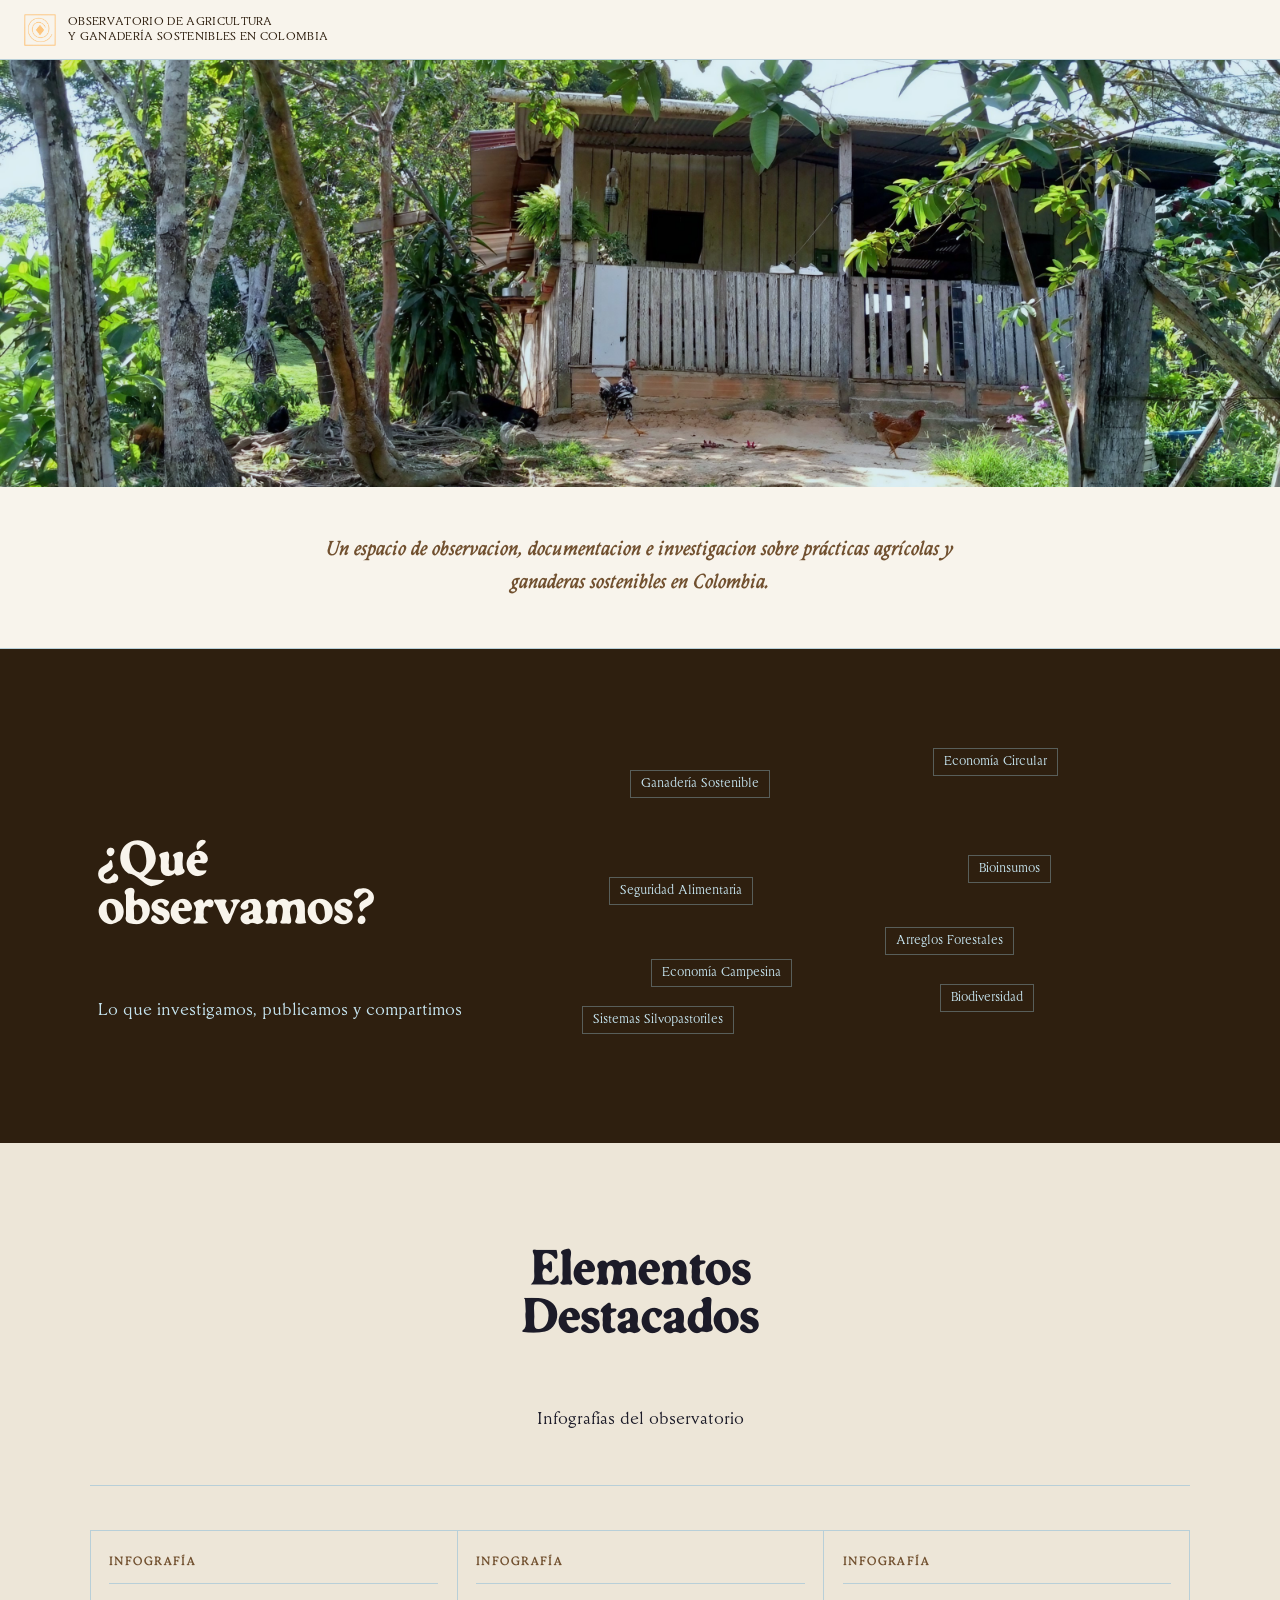
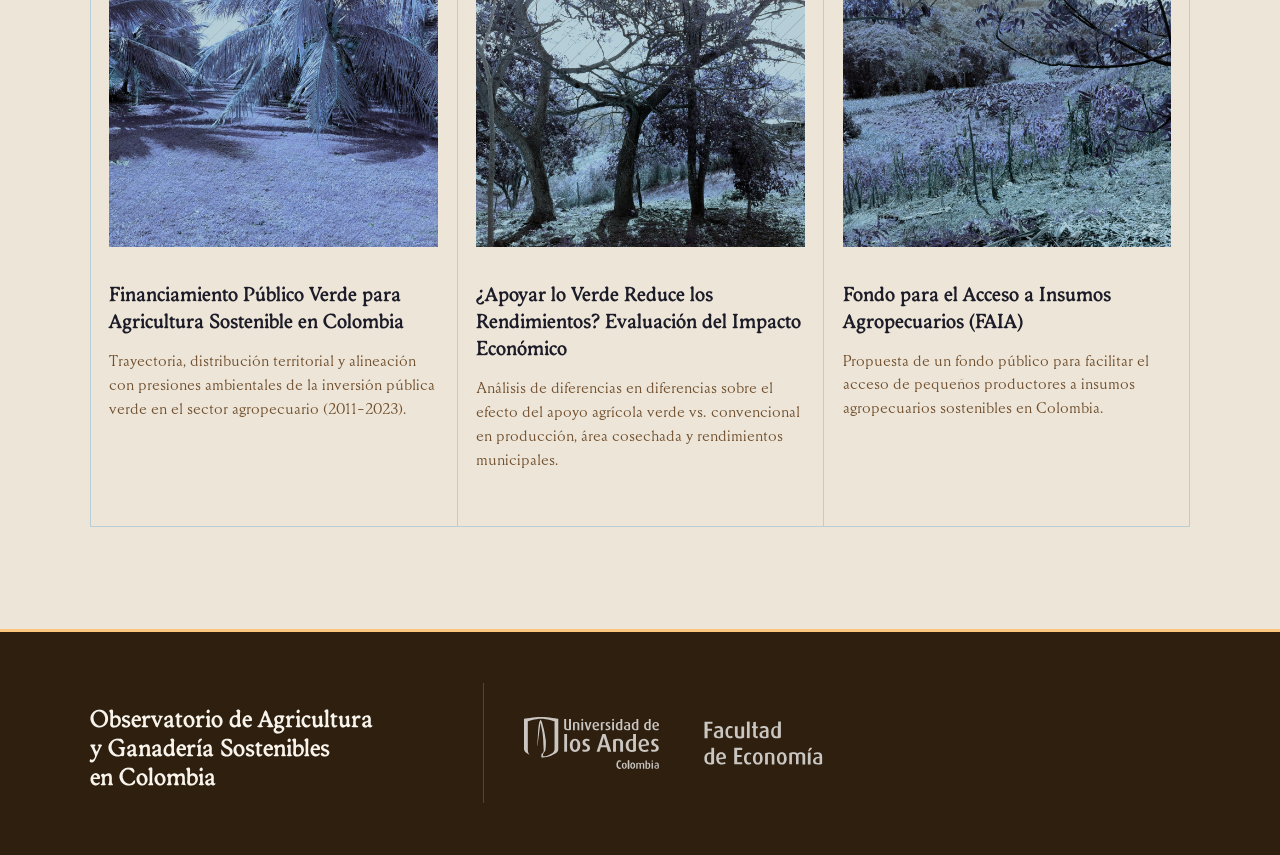
<file: index.html>
<!DOCTYPE html>
<html lang="es">

<head>
    <meta charset="UTF-8"/>
    <meta name="description" content="Observatorio de Agricultura y Ganadería Sostenibles en Colombia">
    <meta name="author" content="Observatorio de Agricultura y Ganadería Sostenibles en Colombia">
    <title>Observatorio de Agricultura y Ganadería Sostenibles en Colombia</title>

    <link rel="icon" href="agroeconomia-iconos/logo.svg" type="image/svg+xml">

    <link rel="stylesheet" href="tipografia.css">
    <link rel="stylesheet" href="style.css">
    <link rel="stylesheet" href="contenidos.css">
    <link rel="stylesheet" href="transicion.css">
    <script src="transicion.js"></script>
</head>

<body>

    <!-- ══════════════════════════════════════
         NAV
    ══════════════════════════════════════ -->
    <nav id="nav">
        <a href="/" id="logo-nav">
            <div class="logo-marca"><img src="agroeconomia-iconos/logo.svg" alt="Logo del observatorio"></div>
            <span class="logo-texto">Observatorio de Agricultura<br>y Ganadería Sostenibles en Colombia</span>
        </a>
    </nav>

    <main>

        <!-- ══════════════════════════════════════
             BANNER
        ══════════════════════════════════════ -->
        <section id="banner">
            <div id="banner-imagen">
                <img src="agroeconomia-iconos/portada.jpg" alt="Imagen de portada" id="banner-portada">
            </div>
            <div id="banner-intro">
                <p id="banner-texto">
                    Un espacio de observacion, documentacion e investigacion sobre prácticas agrícolas y ganaderas sostenibles en Colombia.
                </p>
            </div>
        </section>


        <!-- ══════════════════════════════════════
             01 · QUÉ SOMOS
        ══════════════════════════════════════ -->
        <section id="que-somos">

            <div id="qs-intro">
                <div id="qs-header">
                    <div class="seccion-cabecera">
                        <h2 class="seccion-titulo">¿Qué observamos?</h2>
                        <p class="seccion-desc">Lo que investigamos, publicamos y compartimos</p>
                    </div>
                </div>

                <!-- Nube de temas flotantes -->
                <div id="qs-nube">
                    <span class="tema" style="--delay:0s;   --x:20%; --y:10%;">Ganadería Sostenible</span>
                    <span class="tema" style="--delay:1.3s; --x:64%; --y:3%;">Economía Circular</span>
                    <span class="tema" style="--delay:0.7s; --x:69%; --y:37%;">Bioinsumos</span>
                    <span class="tema" style="--delay:0.2s; --x:17%; --y:44%;">Seguridad Alimentaria</span>
                    <span class="tema" style="--delay:1.8s; --x:57%; --y:60%;">Arreglos Forestales</span>
                    <span class="tema" style="--delay:2.3s; --x:23%; --y:70%;">Economía Campesina</span>
                    <span class="tema" style="--delay:0.9s; --x:65%; --y:78%;">Biodiversidad</span>
                    <span class="tema" style="--delay:1.5s; --x:13%; --y:85%;">Sistemas Silvopastoriles</span>
                </div>
            </div>

        </section>


        <!-- ══════════════════════════════════════
             ELEMENTOS DESTACADOS
        ══════════════════════════════════════ -->
        <section id="elementos-destacados">

            <div class="seccion-cabecera">
                <h2 class="seccion-titulo">Elementos<br>Destacados</h2>
                <p class="seccion-desc">Infografías del observatorio</p>
            </div>

            <div id="destacados-grid">

                <a href="infografia1/" class="destacado">
                    <span class="destacado-categoria">Infografía</span>
                    <div class="item-imagen imagen-landscape">
                        <img src="infografias/ARD674_R41_M1_NIM_902_20260204_141413.jpg" alt="Financiamiento Público Verde para Agricultura Sostenible en Colombia">
                    </div>
                    <div>
                        <p class="destacado-titulo">Financiamiento Público Verde para Agricultura Sostenible en Colombia</p>
                        <p class="destacado-desc">Trayectoria, distribución territorial y alineación con presiones ambientales de la inversión pública verde en el sector agropecuario (2011–2023).</p>
                    </div>
                </a>

                <a href="infografia2/" class="destacado">
                    <span class="destacado-categoria">Infografía</span>
                    <div class="item-imagen imagen-landscape">
                        <img src="infografias/ARD674_R41_M1_NIM_2413_20260210_094723.jpg" alt="Evaluación del Impacto Económico del Apoyo Verde vs. Convencional">
                    </div>
                    <div>
                        <p class="destacado-titulo">¿Apoyar lo Verde Reduce los Rendimientos? Evaluación del Impacto Económico</p>
                        <p class="destacado-desc">Análisis de diferencias en diferencias sobre el efecto del apoyo agrícola verde vs. convencional en producción, área cosechada y rendimientos municipales.</p>
                    </div>
                </a>

                <a href="infografia3/" class="destacado">
                    <span class="destacado-categoria">Infografía</span>
                    <div class="item-imagen imagen-landscape">
                        <img src="infografias/ARD674_R41_M1_NIM_2408_20260212_102640.jpg" alt="Fondo para el Acceso a Insumos Agropecuarios FAIA">
                    </div>
                    <div>
                        <p class="destacado-titulo">Fondo para el Acceso a Insumos Agropecuarios (FAIA)</p>
                        <p class="destacado-desc">Propuesta de un fondo público para facilitar el acceso de pequeños productores a insumos agropecuarios sostenibles en Colombia.</p>
                    </div>
                </a>

            </div>

        </section>

    </main>


    <!-- ══════════════════════════════════════
         FOOTER
    ══════════════════════════════════════ -->
    <footer id="pie">
        <div class="pie-col">
            <p class="pie-nombre">Observatorio de Agricultura<br>y Ganadería Sostenibles<br>en Colombia</p>
        </div>
        <div class="pie-col pie-logos-col">
            <div class="pie-logos">
                <img src="agroeconomia-iconos/logo-uniandes.svg" alt="Universidad de los Andes" class="pie-logo">
                <img src="agroeconomia-iconos/logo-facultad-economia.svg" alt="Facultad de Economía — Universidad de los Andes" class="pie-logo">
            </div>
        </div>
    </footer>

    <div id="transition-overlay">
        <p class="transicion-logo">Observatorio de Agricultura y Ganadería Sostenibles en Colombia</p>
        <div class="transicion-barra-contenedor">
            <div class="transicion-barra"></div>
        </div>
    </div>

</body>

</html>
</file>
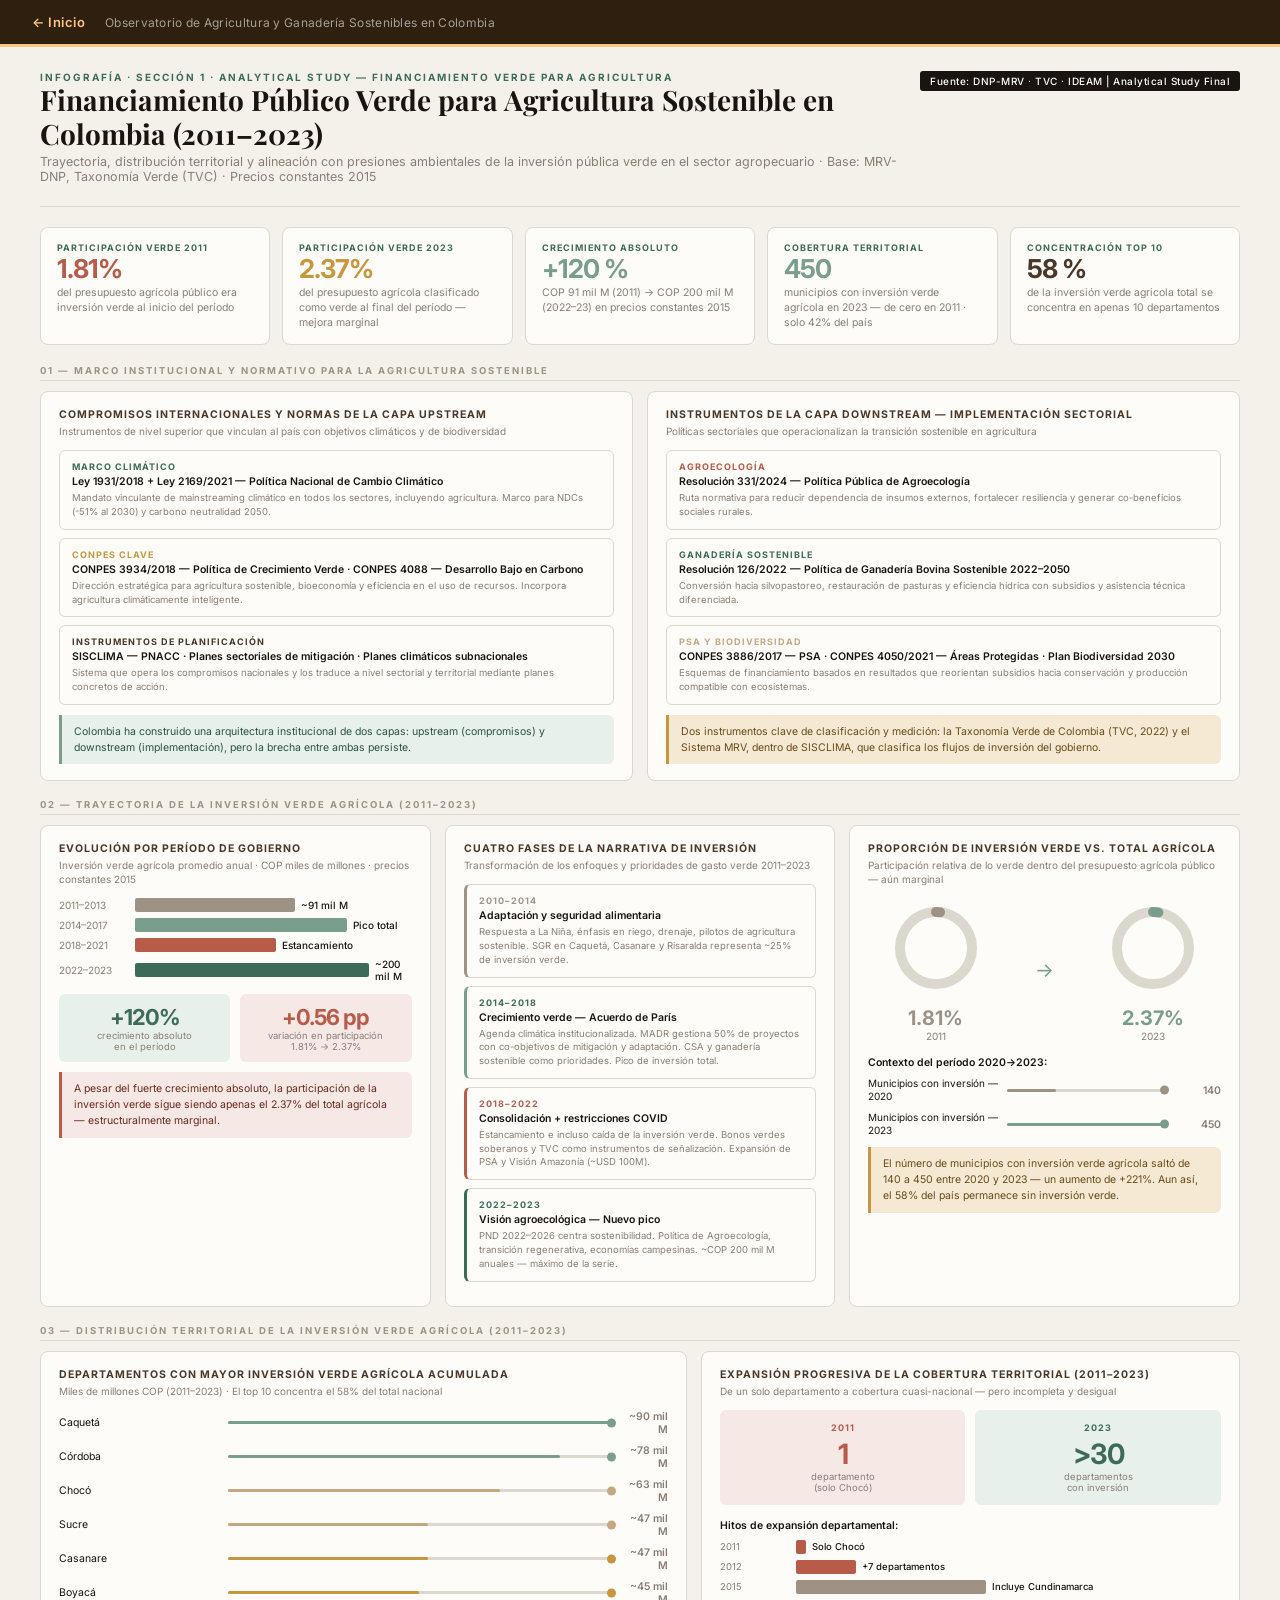
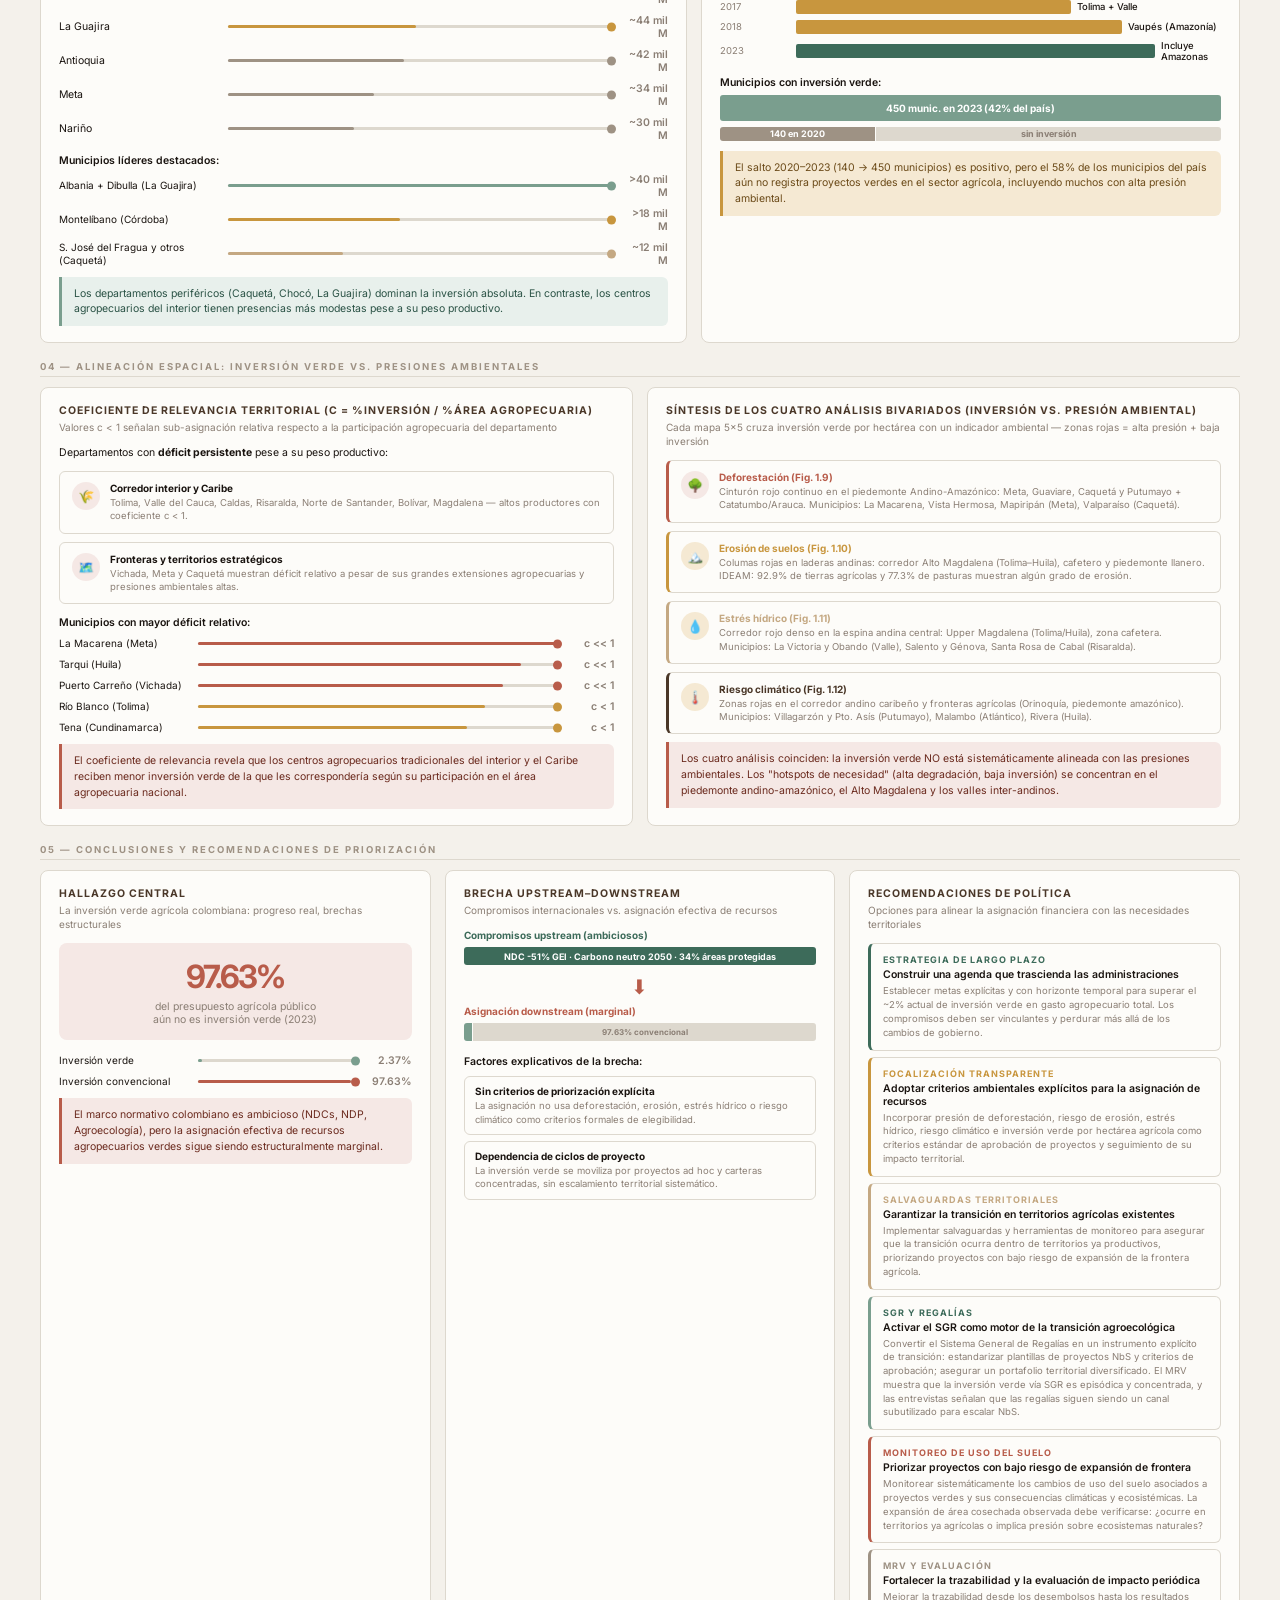
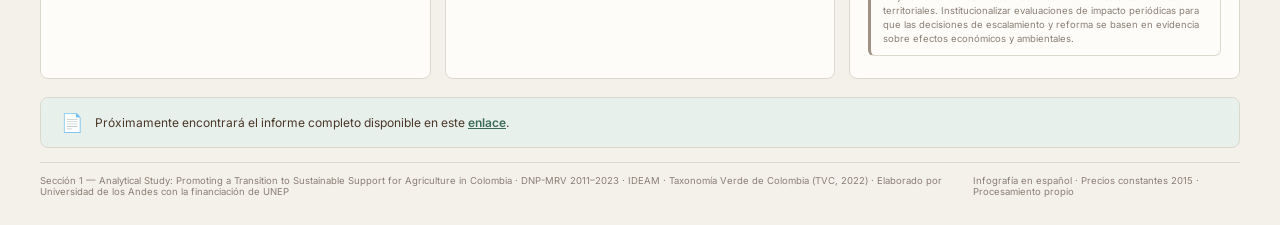
<file: infografia1/index.html>
<!DOCTYPE html>
<html lang="es">
<head>
<meta charset="UTF-8">
<meta name="viewport" content="width=device-width, initial-scale=1.0">
<title>Sección 1 — Financiamiento Verde para Agricultura Sostenible en Colombia</title>
<style>
  @import url('https://fonts.googleapis.com/css2?family=Inter:wght@300;400;500;600;700&family=Playfair+Display:wght@700&display=swap');

  :root {
    --cream:    #F4F1EB;
    --white:    #FDFCF9;
    --dark:     #1A1410;
    --brown:    #4A3728;
    --amber:    #C8963E;
    --amber-lt: #F5E9D3;
    --sage:     #7A9E8E;
    --sage-lt:  #E8F0EC;
    --sage-dk:  #3D6B5A;
    --coral:    #B85C4A;
    --coral-lt: #F5E8E5;
    --stone:    #9E9284;
    --muted:    #8A7E74;
    --border:   #DDD8CE;
    --tan:      #C4A882;
  }

  * { box-sizing: border-box; margin: 0; padding: 0; }
  body {
    font-family: 'Inter', sans-serif;
    background: var(--cream);
    color: var(--dark);
    width: 100%;
    overflow-x: hidden;
  }

  .top-bar { display: flex; justify-content: space-between; align-items: flex-start; margin-bottom: 6px; }
  .badge-inf { font-size: 10px; font-weight: 700; letter-spacing: 2px; color: var(--sage-dk); text-transform: uppercase; }
  .source-badge { background: var(--dark); color: #fff; font-size: 10px; padding: 4px 10px; border-radius: 3px; font-weight: 500; letter-spacing: 0.5px; white-space: nowrap; }
  h1 { font-family: 'Playfair Display', Georgia, serif; font-size: 28px; font-weight: 700; color: var(--dark); line-height: 1.2; margin-bottom: 4px; }
  .subtitle { font-size: 12.5px; color: var(--muted); font-weight: 400; margin-bottom: 16px; }
  .divider { border: none; border-top: 1px solid var(--border); margin-bottom: 20px; }

  /* KPIs */
  .kpi-row { display: grid; grid-template-columns: repeat(5, 1fr); gap: 12px; margin-bottom: 20px; }
  .kpi { background: var(--white); border: 1px solid var(--border); border-radius: 8px; padding: 14px 16px; }
  .kpi .num { font-size: 26px; font-weight: 700; color: var(--sage); letter-spacing: -1px; line-height: 1; }
  .kpi .num.amber { color: var(--amber); }
  .kpi .num.coral { color: var(--coral); }
  .kpi .num.brown { color: var(--brown); }
  .kpi .lbl  { font-size: 10.5px; color: var(--muted); margin-top: 4px; line-height: 1.4; }
  .kpi .tag  { font-size: 9px; font-weight: 700; letter-spacing: 1px; text-transform: uppercase; color: var(--sage-dk); margin-bottom: 3px; }

  /* Grids */
  .grid-4 { display: grid; grid-template-columns: repeat(4, 1fr); gap: 14px; margin-bottom: 18px; }
  .grid-3 { display: grid; grid-template-columns: 1.1fr 1fr 0.9fr; gap: 14px; margin-bottom: 18px; }
  .grid-3b { display: grid; grid-template-columns: 1fr 1fr 1fr; gap: 14px; margin-bottom: 18px; }
  .grid-2 { display: grid; grid-template-columns: 1.2fr 1fr; gap: 14px; margin-bottom: 18px; }
  .grid-2e { display: grid; grid-template-columns: 1fr 1fr; gap: 14px; margin-bottom: 18px; }
  .span2  { grid-column: span 2; }

  /* Card */
  .card { background: var(--white); border: 1px solid var(--border); border-radius: 8px; padding: 16px 18px; }
  .card-title { font-size: 10.5px; font-weight: 700; color: var(--brown); text-transform: uppercase; letter-spacing: 1px; margin-bottom: 3px; }
  .card-sub   { font-size: 10px; color: var(--muted); margin-bottom: 12px; line-height: 1.4; }

  /* Lollipop */
  .ll-row  { display: flex; align-items: center; gap: 9px; margin-bottom: 8px; }
  .ll-lbl  { font-size: 10.5px; color: var(--dark); width: 160px; flex-shrink: 0; line-height: 1.3; }
  .ll-lbl.sm { width: 100px; }
  .ll-lbl.md { width: 130px; }
  .ll-lbl.lg { width: 200px; }
  .ll-trk  { flex: 1; height: 3px; background: var(--border); border-radius: 2px; position: relative; }
  .ll-bar  { height: 100%; border-radius: 2px; background: var(--sage); }
  .ll-bar.amber { background: var(--amber); }
  .ll-bar.coral { background: var(--coral); }
  .ll-bar.brown { background: var(--brown); }
  .ll-bar.tan   { background: var(--tan); }
  .ll-bar.stone { background: var(--stone); }
  .ll-dot  { position: absolute; right:-5px; top:50%; transform:translateY(-50%); width:9px; height:9px; border-radius:50%; background:var(--sage); }
  .ll-dot.amber { background:var(--amber); }
  .ll-dot.coral { background:var(--coral); }
  .ll-dot.brown { background:var(--brown); }
  .ll-dot.tan   { background:var(--tan); }
  .ll-dot.stone { background:var(--stone); }
  .ll-val  { font-size: 10.5px; font-weight: 600; color: var(--muted); width: 48px; text-align: right; }

  /* Stacked bar */
  .stk-bar { display: flex; height: 20px; border-radius: 3px; overflow: hidden; margin: 6px 0; gap: 1px; }
  .stk-seg { display: flex; align-items: center; justify-content: center; font-size: 9px; font-weight: 700; color: white; }

  /* Legend */
  .legend { display: flex; flex-wrap: wrap; gap: 10px; margin-top: 8px; }
  .lg-item { display: flex; align-items: center; gap: 5px; font-size: 10px; color: var(--muted); }
  .lg-dot  { width: 9px; height: 9px; border-radius: 2px; flex-shrink: 0; }

  /* Note box */
  .note { background: var(--sage-lt); border-left: 3px solid var(--sage); padding: 9px 12px; border-radius: 0 6px 6px 0; font-size: 10.5px; color: #2A5245; line-height: 1.5; margin-top: 10px; }
  .note.amber { background: var(--amber-lt); border-left-color: var(--amber); color: #6B4A18; }
  .note.coral { background: var(--coral-lt); border-left-color: var(--coral); color: #6B2A1E; }

  /* Section divider label */
  .sec-label {
    font-size: 9.5px; font-weight: 700; letter-spacing: 2px; text-transform: uppercase;
    color: var(--stone); margin-bottom: 10px; padding-bottom: 4px;
    border-bottom: 1px solid var(--border);
  }

  /* Timeline bars */
  .yr-bar { display: flex; align-items: center; gap: 6px; margin-bottom: 6px; }
  .yr-lbl { font-size: 10px; color: var(--muted); width: 70px; flex-shrink: 0; }
  .yr-fill { height: 14px; border-radius: 2px; background: var(--sage); min-width: 4px; }
  .yr-val  { font-size: 10px; color: var(--dark); font-weight: 500; }

  /* Period card */
  .period-card { padding: 10px 12px; border-radius: 6px; border: 1px solid var(--border); background: var(--white); margin-bottom: 8px; }
  .period-tag { font-size: 9px; font-weight: 700; letter-spacing: 1px; text-transform: uppercase; margin-bottom: 3px; }
  .period-title { font-size: 10.5px; font-weight: 600; color: var(--dark); margin-bottom: 3px; }
  .period-desc { font-size: 9.5px; color: var(--muted); line-height: 1.45; }

  /* Spatial indicator card */
  .spat-card { display: flex; gap: 10px; align-items: flex-start; padding: 10px 12px; background: var(--white); border: 1px solid var(--border); border-radius: 6px; margin-bottom: 8px; }
  .spat-icon { width: 28px; height: 28px; border-radius: 50%; flex-shrink: 0; display: flex; align-items: center; justify-content: center; font-size: 13px; }
  .spat-text { flex: 1; }
  .spat-lbl { font-size: 10px; font-weight: 700; color: var(--dark); margin-bottom: 2px; }
  .spat-desc { font-size: 9.5px; color: var(--muted); line-height: 1.4; }

  /* Dot grid */
  .dot-grid { display: flex; flex-wrap: wrap; gap: 4px; margin-bottom: 8px; }
  .dot { width: 13px; height: 13px; border-radius: 50%; background: var(--border); }
  .dot.sage  { background: var(--sage); }
  .dot.amber { background: var(--amber); }
  .dot.coral { background: var(--coral); }
  .dot.brown { background: var(--brown); }
  .dot.tan   { background: var(--tan); }
  .dot.stone { background: var(--stone); }

  /* Arc SVG */
  .arc-wrap { text-align: center; }
  .arc-wrap .arc-num { font-size: 24px; font-weight: 700; margin-top: 4px; }
  .arc-wrap .arc-lbl { font-size: 10px; color: var(--muted); }

  footer { border-top: 1px solid var(--border); padding-top: 12px; display: flex; justify-content: space-between; font-size: 9.5px; color: var(--muted); margin-top: 8px; }
</style>
</head>
<body><nav style="position:sticky;top:0;z-index:1000;background:#2e1f0f;padding:14px 32px;display:flex;align-items:center;gap:20px;border-bottom:3px solid #fdc57e;box-sizing:border-box;">
  <a href="../" style="text-decoration:none;color:#fdc57e;font-family:'Inter',sans-serif;font-size:13px;font-weight:600;letter-spacing:0.5px;white-space:nowrap;">← Inicio</a>
  <span style="color:#f8f4ec;font-family:'Inter',sans-serif;font-size:12px;opacity:0.6;letter-spacing:0.3px;">Observatorio de Agricultura y Ganadería Sostenibles en Colombia</span>
</nav>
<div id="inf-outer" style="width:100%;overflow:hidden;">
<div id="inf-inner" style="width:1280px;transform-origin:top left;padding:24px 40px 28px;">

<!-- HEADER -->
<div class="top-bar">
  <div>
    <div class="badge-inf">Infografía · Sección 1 · Analytical Study — Financiamiento Verde para Agricultura</div>
    <h1>Financiamiento Público Verde para Agricultura Sostenible en Colombia (2011–2023)</h1>
    <p class="subtitle">Trayectoria, distribución territorial y alineación con presiones ambientales de la inversión pública verde en el sector agropecuario · Base: MRV-DNP, Taxonomía Verde (TVC) · Precios constantes 2015</p>
  </div>
  <div class="source-badge">Fuente: DNP-MRV · TVC · IDEAM | Analytical Study Final</div>
</div>
<hr class="divider">

<!-- KPI ROW -->
<div class="kpi-row">
  <div class="kpi">
    <div class="tag">Participación verde 2011</div>
    <div class="num coral">1.81%</div>
    <div class="lbl">del presupuesto agrícola público era inversión verde al inicio del período</div>
  </div>
  <div class="kpi">
    <div class="tag">Participación verde 2023</div>
    <div class="num amber">2.37%</div>
    <div class="lbl">del presupuesto agrícola clasificado como verde al final del período — mejora marginal</div>
  </div>
  <div class="kpi">
    <div class="tag">Crecimiento absoluto</div>
    <div class="num">+120 %</div>
    <div class="lbl">COP 91 mil M (2011) → COP 200 mil M (2022–23) en precios constantes 2015</div>
  </div>
  <div class="kpi">
    <div class="tag">Cobertura territorial</div>
    <div class="num">450</div>
    <div class="lbl">municipios con inversión verde agrícola en 2023 — de cero en 2011 · solo 42% del país</div>
  </div>
  <div class="kpi">
    <div class="tag">Concentración top 10</div>
    <div class="num brown">58 %</div>
    <div class="lbl">de la inversión verde agricola total se concentra en apenas 10 departamentos</div>
  </div>
</div>

<!-- SECTION 01: MARCO INSTITUCIONAL -->
<div class="sec-label">01 — Marco Institucional y Normativo para la Agricultura Sostenible</div>
<div class="grid-2e">

  <!-- Capa upstream -->
  <div class="card">
    <div class="card-title">Compromisos internacionales y normas de la capa upstream</div>
    <div class="card-sub">Instrumentos de nivel superior que vinculan al país con objetivos climáticos y de biodiversidad</div>

    <div class="period-card">
      <div class="period-tag" style="color:var(--sage-dk);">Marco climático</div>
      <div class="period-title">Ley 1931/2018 + Ley 2169/2021 — Política Nacional de Cambio Climático</div>
      <div class="period-desc">Mandato vinculante de mainstreaming climático en todos los sectores, incluyendo agricultura. Marco para NDCs (-51% al 2030) y carbono neutralidad 2050.</div>
    </div>

    <div class="period-card">
      <div class="period-tag" style="color:var(--amber);">CONPES clave</div>
      <div class="period-title">CONPES 3934/2018 — Política de Crecimiento Verde · CONPES 4088 — Desarrollo Bajo en Carbono</div>
      <div class="period-desc">Dirección estratégica para agricultura sostenible, bioeconomía y eficiencia en el uso de recursos. Incorpora agricultura climáticamente inteligente.</div>
    </div>

    <div class="period-card">
      <div class="period-tag" style="color:var(--brown);">Instrumentos de planificación</div>
      <div class="period-title">SISCLIMA — PNACC · Planes sectoriales de mitigación · Planes climáticos subnacionales</div>
      <div class="period-desc">Sistema que opera los compromisos nacionales y los traduce a nivel sectorial y territorial mediante planes concretos de acción.</div>
    </div>

    <div class="note">Colombia ha construido una arquitectura institucional de dos capas: upstream (compromisos) y downstream (implementación), pero la brecha entre ambas persiste.</div>
  </div>

  <!-- Capa downstream -->
  <div class="card">
    <div class="card-title">Instrumentos de la capa downstream — implementación sectorial</div>
    <div class="card-sub">Políticas sectoriales que operacionalizan la transición sostenible en agricultura</div>

    <div class="period-card">
      <div class="period-tag" style="color:var(--coral);">Agroecología</div>
      <div class="period-title">Resolución 331/2024 — Política Pública de Agroecología</div>
      <div class="period-desc">Ruta normativa para reducir dependencia de insumos externos, fortalecer resiliencia y generar co-beneficios sociales rurales.</div>
    </div>

    <div class="period-card">
      <div class="period-tag" style="color:var(--sage-dk);">Ganadería sostenible</div>
      <div class="period-title">Resolución 126/2022 — Política de Ganadería Bovina Sostenible 2022–2050</div>
      <div class="period-desc">Conversión hacia silvopastoreo, restauración de pasturas y eficiencia hídrica con subsidios y asistencia técnica diferenciada.</div>
    </div>

    <div class="period-card">
      <div class="period-tag" style="color:var(--tan);">PSA y biodiversidad</div>
      <div class="period-title">CONPES 3886/2017 — PSA · CONPES 4050/2021 — Áreas Protegidas · Plan Biodiversidad 2030</div>
      <div class="period-desc">Esquemas de financiamiento basados en resultados que reorientan subsidios hacia conservación y producción compatible con ecosistemas.</div>
    </div>

    <div class="note amber">Dos instrumentos clave de clasificación y medición: la Taxonomía Verde de Colombia (TVC, 2022) y el Sistema MRV, dentro de SISCLIMA, que clasifica los flujos de inversión del gobierno.</div>
  </div>
</div>

<!-- SECTION 02: TRAYECTORIA DE LA INVERSIÓN -->
<div class="sec-label">02 — Trayectoria de la Inversión Verde Agrícola (2011–2023)</div>
<div class="grid-3b">

  <!-- Evolución por períodos -->
  <div class="card">
    <div class="card-title">Evolución por período de gobierno</div>
    <div class="card-sub">Inversión verde agrícola promedio anual · COP miles de millones · precios constantes 2015</div>

    <div class="yr-bar">
      <div class="yr-lbl">2011–2013</div>
      <div class="yr-fill" style="width:45.5%;background:var(--stone);"></div>
      <div class="yr-val">~91 mil M</div>
    </div>
    <div class="yr-bar">
      <div class="yr-lbl">2014–2017</div>
      <div class="yr-fill" style="width:60%;background:var(--sage);"></div>
      <div class="yr-val">Pico total</div>
    </div>
    <div class="yr-bar">
      <div class="yr-lbl">2018–2021</div>
      <div class="yr-fill" style="width:40%;background:var(--coral);"></div>
      <div class="yr-val">Estancamiento</div>
    </div>
    <div class="yr-bar">
      <div class="yr-lbl">2022–2023</div>
      <div class="yr-fill" style="width:100%;background:var(--sage-dk);"></div>
      <div class="yr-val">~200 mil M</div>
    </div>

    <div style="margin-top:12px;display:flex;gap:10px;">
      <div style="flex:1;text-align:center;background:var(--sage-lt);border-radius:6px;padding:10px 6px;">
        <div style="font-size:22px;font-weight:700;color:var(--sage-dk);letter-spacing:-1px;">+120%</div>
        <div style="font-size:9.5px;color:var(--muted);">crecimiento absoluto<br>en el período</div>
      </div>
      <div style="flex:1;text-align:center;background:var(--coral-lt);border-radius:6px;padding:10px 6px;">
        <div style="font-size:22px;font-weight:700;color:var(--coral);letter-spacing:-1px;">+0.56 pp</div>
        <div style="font-size:9.5px;color:var(--muted);">variación en participación<br>1.81% → 2.37%</div>
      </div>
    </div>
    <div class="note coral" style="margin-top:10px;">A pesar del fuerte crecimiento absoluto, la participación de la inversión verde sigue siendo apenas el 2.37% del total agrícola — estructuralmente marginal.</div>
  </div>

  <!-- Narrativa cualitativa -->
  <div class="card">
    <div class="card-title">Cuatro fases de la narrativa de inversión</div>
    <div class="card-sub">Transformación de los enfoques y prioridades de gasto verde 2011–2023</div>

    <div class="period-card" style="border-left:3px solid var(--stone);">
      <div class="period-tag" style="color:var(--stone);">2010–2014</div>
      <div class="period-title">Adaptación y seguridad alimentaria</div>
      <div class="period-desc">Respuesta a La Niña, énfasis en riego, drenaje, pilotos de agricultura sostenible. SGR en Caquetá, Casanare y Risaralda representa ~25% de inversión verde.</div>
    </div>

    <div class="period-card" style="border-left:3px solid var(--sage);">
      <div class="period-tag" style="color:var(--sage-dk);">2014–2018</div>
      <div class="period-title">Crecimiento verde — Acuerdo de París</div>
      <div class="period-desc">Agenda climática institucionalizada. MADR gestiona 50% de proyectos con co-objetivos de mitigación y adaptación. CSA y ganadería sostenible como prioridades. Pico de inversión total.</div>
    </div>

    <div class="period-card" style="border-left:3px solid var(--coral);">
      <div class="period-tag" style="color:var(--coral);">2018–2022</div>
      <div class="period-title">Consolidación + restricciones COVID</div>
      <div class="period-desc">Estancamiento e incluso caída de la inversión verde. Bonos verdes soberanos y TVC como instrumentos de señalización. Expansión de PSA y Visión Amazonía (~USD 100M).</div>
    </div>

    <div class="period-card" style="border-left:3px solid var(--sage-dk);">
      <div class="period-tag" style="color:var(--sage-dk);">2022–2023</div>
      <div class="period-title">Visión agroecológica — Nuevo pico</div>
      <div class="period-desc">PND 2022–2026 centra sostenibilidad. Política de Agroecología, transición regenerativa, economías campesinas. ~COP 200 mil M anuales — máximo de la serie.</div>
    </div>
  </div>

  <!-- Arc + participación -->
  <div class="card">
    <div class="card-title">Proporción de inversión verde vs. total agrícola</div>
    <div class="card-sub">Participación relativa de lo verde dentro del presupuesto agrícola público — aún marginal</div>

    <div style="display:flex;gap:14px;justify-content:space-around;margin-bottom:14px;">
      <div class="arc-wrap">
        <svg width="100" height="100" viewBox="0 0 100 100">
          <circle cx="50" cy="50" r="36" fill="none" stroke="var(--border)" stroke-width="10"/>
          <circle cx="50" cy="50" r="36" fill="none" stroke="var(--stone)" stroke-width="10"
            stroke-dasharray="226.19 226.19"
            stroke-dashoffset="222.1"
            stroke-linecap="round"
            transform="rotate(-90 50 50)"/>
        </svg>
        <div class="arc-num" style="color:var(--stone);font-size:20px;">1.81%</div>
        <div class="arc-lbl">2011</div>
      </div>
      <div style="display:flex;align-items:center;font-size:20px;color:var(--sage);">→</div>
      <div class="arc-wrap">
        <svg width="100" height="100" viewBox="0 0 100 100">
          <circle cx="50" cy="50" r="36" fill="none" stroke="var(--border)" stroke-width="10"/>
          <circle cx="50" cy="50" r="36" fill="none" stroke="var(--sage)" stroke-width="10"
            stroke-dasharray="226.19 226.19"
            stroke-dashoffset="220.8"
            stroke-linecap="round"
            transform="rotate(-90 50 50)"/>
        </svg>
        <div class="arc-num" style="color:var(--sage);font-size:20px;">2.37%</div>
        <div class="arc-lbl">2023</div>
      </div>
    </div>

    <div style="font-size:10.5px;color:var(--dark);font-weight:600;margin-bottom:8px;">Contexto del período 2020→2023:</div>
    <div class="ll-row">
      <div class="ll-lbl md" style="font-size:10px;">Municipios con inversión — 2020</div>
      <div class="ll-trk"><div class="ll-bar stone" style="width:31.1%"></div><div class="ll-dot stone"></div></div>
      <div class="ll-val">140</div>
    </div>
    <div class="ll-row">
      <div class="ll-lbl md" style="font-size:10px;">Municipios con inversión — 2023</div>
      <div class="ll-trk"><div class="ll-bar" style="width:100%"></div><div class="ll-dot"></div></div>
      <div class="ll-val">450</div>
    </div>

    <div class="note amber">El número de municipios con inversión verde agrícola saltó de 140 a 450 entre 2020 y 2023 — un aumento de +221%. Aun así, el 58% del país permanece sin inversión verde.</div>
  </div>
</div>

<!-- SECTION 03: DISTRIBUCIÓN TERRITORIAL -->
<div class="sec-label">03 — Distribución Territorial de la Inversión Verde Agrícola (2011–2023)</div>
<div class="grid-2">

  <!-- Top departamentos -->
  <div class="card">
    <div class="card-title">Departamentos con mayor inversión verde agrícola acumulada</div>
    <div class="card-sub">Miles de millones COP (2011–2023) · El top 10 concentra el 58% del total nacional</div>

    <div class="ll-row">
      <div class="ll-lbl">Caquetá</div>
      <div class="ll-trk"><div class="ll-bar" style="width:100%"></div><div class="ll-dot"></div></div>
      <div class="ll-val">~90 mil M</div>
    </div>
    <div class="ll-row">
      <div class="ll-lbl">Córdoba</div>
      <div class="ll-trk"><div class="ll-bar" style="width:86.7%"></div><div class="ll-dot"></div></div>
      <div class="ll-val">~78 mil M</div>
    </div>
    <div class="ll-row">
      <div class="ll-lbl">Chocó</div>
      <div class="ll-trk"><div class="ll-bar tan" style="width:71.1%"></div><div class="ll-dot tan"></div></div>
      <div class="ll-val">~63 mil M</div>
    </div>
    <div class="ll-row">
      <div class="ll-lbl">Sucre</div>
      <div class="ll-trk"><div class="ll-bar tan" style="width:52.2%"></div><div class="ll-dot tan"></div></div>
      <div class="ll-val">~47 mil M</div>
    </div>
    <div class="ll-row">
      <div class="ll-lbl">Casanare</div>
      <div class="ll-trk"><div class="ll-bar amber" style="width:52.2%"></div><div class="ll-dot amber"></div></div>
      <div class="ll-val">~47 mil M</div>
    </div>
    <div class="ll-row">
      <div class="ll-lbl">Boyacá</div>
      <div class="ll-trk"><div class="ll-bar amber" style="width:50%"></div><div class="ll-dot amber"></div></div>
      <div class="ll-val">~45 mil M</div>
    </div>
    <div class="ll-row">
      <div class="ll-lbl">La Guajira</div>
      <div class="ll-trk"><div class="ll-bar amber" style="width:49%"></div><div class="ll-dot amber"></div></div>
      <div class="ll-val">~44 mil M</div>
    </div>
    <div class="ll-row">
      <div class="ll-lbl">Antioquia</div>
      <div class="ll-trk"><div class="ll-bar stone" style="width:46%"></div><div class="ll-dot stone"></div></div>
      <div class="ll-val">~42 mil M</div>
    </div>
    <div class="ll-row">
      <div class="ll-lbl">Meta</div>
      <div class="ll-trk"><div class="ll-bar stone" style="width:38%"></div><div class="ll-dot stone"></div></div>
      <div class="ll-val">~34 mil M</div>
    </div>
    <div class="ll-row">
      <div class="ll-lbl">Nariño</div>
      <div class="ll-trk"><div class="ll-bar stone" style="width:33%"></div><div class="ll-dot stone"></div></div>
      <div class="ll-val">~30 mil M</div>
    </div>

    <div style="margin-top:12px;font-size:10.5px;font-weight:600;color:var(--dark);margin-bottom:6px;">Municipios líderes destacados:</div>
    <div class="ll-row">
      <div class="ll-lbl" style="font-size:10px;">Albania + Dibulla (La Guajira)</div>
      <div class="ll-trk"><div class="ll-bar" style="width:100%"></div><div class="ll-dot"></div></div>
      <div class="ll-val">&gt;40 mil M</div>
    </div>
    <div class="ll-row">
      <div class="ll-lbl" style="font-size:10px;">Montelíbano (Córdoba)</div>
      <div class="ll-trk"><div class="ll-bar amber" style="width:45%"></div><div class="ll-dot amber"></div></div>
      <div class="ll-val">&gt;18 mil M</div>
    </div>
    <div class="ll-row">
      <div class="ll-lbl" style="font-size:10px;">S. José del Fragua y otros (Caquetá)</div>
      <div class="ll-trk"><div class="ll-bar tan" style="width:30%"></div><div class="ll-dot tan"></div></div>
      <div class="ll-val">~12 mil M</div>
    </div>

    <div class="note">Los departamentos periféricos (Caquetá, Chocó, La Guajira) dominan la inversión absoluta. En contraste, los centros agropecuarios del interior tienen presencias más modestas pese a su peso productivo.</div>
  </div>

  <!-- Expansión territorial -->
  <div class="card">
    <div class="card-title">Expansión progresiva de la cobertura territorial (2011–2023)</div>
    <div class="card-sub">De un solo departamento a cobertura cuasi-nacional — pero incompleta y desigual</div>

    <div style="display:grid;grid-template-columns:1fr 1fr;gap:10px;margin-bottom:14px;">
      <div style="background:var(--coral-lt);border-radius:6px;padding:12px 10px;text-align:center;">
        <div style="font-size:9px;font-weight:700;text-transform:uppercase;letter-spacing:1px;color:var(--coral);margin-bottom:4px;">2011</div>
        <div style="font-size:28px;font-weight:700;color:var(--coral);letter-spacing:-1px;">1</div>
        <div style="font-size:9.5px;color:var(--muted);">departamento<br>(solo Chocó)</div>
      </div>
      <div style="background:var(--sage-lt);border-radius:6px;padding:12px 10px;text-align:center;">
        <div style="font-size:9px;font-weight:700;text-transform:uppercase;letter-spacing:1px;color:var(--sage-dk);margin-bottom:4px;">2023</div>
        <div style="font-size:28px;font-weight:700;color:var(--sage-dk);letter-spacing:-1px;">&gt;30</div>
        <div style="font-size:9.5px;color:var(--muted);">departamentos<br>con inversión</div>
      </div>
    </div>

    <div style="font-size:10.5px;font-weight:600;color:var(--dark);margin-bottom:8px;">Hitos de expansión departamental:</div>
    <div class="yr-bar">
      <div class="yr-lbl" style="font-size:9.5px;">2011</div>
      <div class="yr-fill" style="width:2%;background:var(--coral);min-width:4px;"></div>
      <div class="yr-val" style="font-size:9.5px;">Solo Chocó</div>
    </div>
    <div class="yr-bar">
      <div class="yr-lbl" style="font-size:9.5px;">2012</div>
      <div class="yr-fill" style="width:12%;background:var(--coral);"></div>
      <div class="yr-val" style="font-size:9.5px;">+7 departamentos</div>
    </div>
    <div class="yr-bar">
      <div class="yr-lbl" style="font-size:9.5px;">2015</div>
      <div class="yr-fill" style="width:38%;background:var(--stone);"></div>
      <div class="yr-val" style="font-size:9.5px;">Incluye Cundinamarca</div>
    </div>
    <div class="yr-bar">
      <div class="yr-lbl" style="font-size:9.5px;">2017</div>
      <div class="yr-fill" style="width:55%;background:var(--amber);"></div>
      <div class="yr-val" style="font-size:9.5px;">Tolima + Valle</div>
    </div>
    <div class="yr-bar">
      <div class="yr-lbl" style="font-size:9.5px;">2018</div>
      <div class="yr-fill" style="width:65%;background:var(--amber);"></div>
      <div class="yr-val" style="font-size:9.5px;">Vaupés (Amazonía)</div>
    </div>
    <div class="yr-bar">
      <div class="yr-lbl" style="font-size:9.5px;">2023</div>
      <div class="yr-fill" style="width:100%;background:var(--sage-dk);"></div>
      <div class="yr-val" style="font-size:9.5px;">Incluye Amazonas</div>
    </div>

    <div style="margin-top:14px;font-size:10.5px;font-weight:600;color:var(--dark);margin-bottom:6px;">Municipios con inversión verde:</div>
    <div class="stk-bar" style="height:26px;">
      <div class="stk-seg" style="background:var(--sage);width:100%;font-size:10px;">450 munic. en 2023 (42% del país)</div>
    </div>
    <div class="stk-bar" style="height:14px;margin-top:4px;">
      <div class="stk-seg" style="background:var(--stone);width:31.1%;font-size:9px;">140 en 2020</div>
      <div class="stk-seg" style="background:var(--border);width:68.9%;font-size:9px;color:var(--muted);">sin inversión</div>
    </div>

    <div class="note amber" style="margin-top:10px;">El salto 2020–2023 (140 → 450 municipios) es positivo, pero el 58% de los municipios del país aún no registra proyectos verdes en el sector agrícola, incluyendo muchos con alta presión ambiental.</div>
  </div>
</div>

<!-- SECTION 04: ALINEACIÓN ESPACIAL -->
<div class="sec-label">04 — Alineación Espacial: Inversión Verde vs. Presiones Ambientales</div>
<div class="grid-2e">

  <!-- Coeficiente de relevancia -->
  <div class="card">
    <div class="card-title">Coeficiente de relevancia territorial (c = %inversión / %área agropecuaria)</div>
    <div class="card-sub">Valores c &lt; 1 señalan sub-asignación relativa respecto a la participación agropecuaria del departamento</div>

    <div style="margin-bottom:12px;font-size:10.5px;color:var(--dark);">Departamentos con <strong>déficit persistente</strong> pese a su peso productivo:</div>

    <div class="spat-card">
      <div class="spat-icon" style="background:var(--coral-lt);">🌾</div>
      <div class="spat-text">
        <div class="spat-lbl">Corredor interior y Caribe</div>
        <div class="spat-desc">Tolima, Valle del Cauca, Caldas, Risaralda, Norte de Santander, Bolívar, Magdalena — altos productores con coeficiente c &lt; 1.</div>
      </div>
    </div>
    <div class="spat-card">
      <div class="spat-icon" style="background:var(--coral-lt);">🗺️</div>
      <div class="spat-text">
        <div class="spat-lbl">Fronteras y territorios estratégicos</div>
        <div class="spat-desc">Vichada, Meta y Caquetá muestran déficit relativo a pesar de sus grandes extensiones agropecuarias y presiones ambientales altas.</div>
      </div>
    </div>

    <div style="margin-top:12px;margin-bottom:8px;font-size:10.5px;font-weight:600;color:var(--dark);">Municipios con mayor déficit relativo:</div>
    <div class="ll-row">
      <div class="ll-lbl md" style="font-size:10px;">La Macarena (Meta)</div>
      <div class="ll-trk"><div class="ll-bar coral" style="width:100%"></div><div class="ll-dot coral"></div></div>
      <div class="ll-val">c &lt;&lt; 1</div>
    </div>
    <div class="ll-row">
      <div class="ll-lbl md" style="font-size:10px;">Tarqui (Huila)</div>
      <div class="ll-trk"><div class="ll-bar coral" style="width:90%"></div><div class="ll-dot coral"></div></div>
      <div class="ll-val">c &lt;&lt; 1</div>
    </div>
    <div class="ll-row">
      <div class="ll-lbl md" style="font-size:10px;">Puerto Carreño (Vichada)</div>
      <div class="ll-trk"><div class="ll-bar coral" style="width:85%"></div><div class="ll-dot coral"></div></div>
      <div class="ll-val">c &lt;&lt; 1</div>
    </div>
    <div class="ll-row">
      <div class="ll-lbl md" style="font-size:10px;">Río Blanco (Tolima)</div>
      <div class="ll-trk"><div class="ll-bar amber" style="width:80%"></div><div class="ll-dot amber"></div></div>
      <div class="ll-val">c &lt; 1</div>
    </div>
    <div class="ll-row">
      <div class="ll-lbl md" style="font-size:10px;">Tena (Cundinamarca)</div>
      <div class="ll-trk"><div class="ll-bar amber" style="width:75%"></div><div class="ll-dot amber"></div></div>
      <div class="ll-val">c &lt; 1</div>
    </div>

    <div class="note coral">El coeficiente de relevancia revela que los centros agropecuarios tradicionales del interior y el Caribe reciben menor inversión verde de la que les correspondería según su participación en el área agropecuaria nacional.</div>
  </div>

  <!-- Mapas bivariados síntesis -->
  <div class="card">
    <div class="card-title">Síntesis de los cuatro análisis bivariados (inversión vs. presión ambiental)</div>
    <div class="card-sub">Cada mapa 5×5 cruza inversión verde por hectárea con un indicador ambiental — zonas rojas = alta presión + baja inversión</div>

    <div class="spat-card" style="border-left:3px solid var(--coral);">
      <div class="spat-icon" style="background:var(--coral-lt);color:var(--coral);">🌳</div>
      <div class="spat-text">
        <div class="spat-lbl" style="color:var(--coral);">Deforestación (Fig. 1.9)</div>
        <div class="spat-desc">Cinturón rojo continuo en el piedemonte Andino-Amazónico: Meta, Guaviare, Caquetá y Putumayo + Catatumbo/Arauca. Municipios: La Macarena, Vista Hermosa, Mapiripán (Meta), Valparaíso (Caquetá).</div>
      </div>
    </div>

    <div class="spat-card" style="border-left:3px solid var(--amber);">
      <div class="spat-icon" style="background:var(--amber-lt);color:var(--amber);">🏔️</div>
      <div class="spat-text">
        <div class="spat-lbl" style="color:var(--amber);">Erosión de suelos (Fig. 1.10)</div>
        <div class="spat-desc">Columas rojas en laderas andinas: corredor Alto Magdalena (Tolima–Huila), cafetero y piedemonte llanero. IDEAM: 92.9% de tierras agrícolas y 77.3% de pasturas muestran algún grado de erosión.</div>
      </div>
    </div>

    <div class="spat-card" style="border-left:3px solid var(--tan);">
      <div class="spat-icon" style="background:var(--amber-lt);color:var(--tan);">💧</div>
      <div class="spat-text">
        <div class="spat-lbl" style="color:var(--tan);">Estrés hídrico (Fig. 1.11)</div>
        <div class="spat-desc">Corredor rojo denso en la espina andina central: Upper Magdalena (Tolima/Huila), zona cafetera. Municipios: La Victoria y Obando (Valle), Salento y Génova, Santa Rosa de Cabal (Risaralda).</div>
      </div>
    </div>

    <div class="spat-card" style="border-left:3px solid var(--brown);">
      <div class="spat-icon" style="background:var(--amber-lt);color:var(--brown);">🌡️</div>
      <div class="spat-text">
        <div class="spat-lbl" style="color:var(--brown);">Riesgo climático (Fig. 1.12)</div>
        <div class="spat-desc">Zonas rojas en el corredor andino caribeño y fronteras agrícolas (Orinoquía, piedemonte amazónico). Municipios: Villagarzón y Pto. Asís (Putumayo), Malambo (Atlántico), Rivera (Huila).</div>
      </div>
    </div>

    <div class="note coral" style="margin-top:6px;">Los cuatro análisis coinciden: la inversión verde NO está sistemáticamente alineada con las presiones ambientales. Los "hotspots de necesidad" (alta degradación, baja inversión) se concentran en el piedemonte andino-amazónico, el Alto Magdalena y los valles inter-andinos.</div>
  </div>
</div>

<!-- SECTION 05: CONCLUSIONES -->
<div class="sec-label">05 — Conclusiones y Recomendaciones de Priorización</div>
<div class="grid-3b">

  <div class="card">
    <div class="card-title">Hallazgo central</div>
    <div class="card-sub">La inversión verde agrícola colombiana: progreso real, brechas estructurales</div>

    <div style="text-align:center;margin-bottom:14px;padding:14px;background:var(--coral-lt);border-radius:8px;">
      <div style="font-size:32px;font-weight:700;color:var(--coral);letter-spacing:-2px;">97.63%</div>
      <div style="font-size:10.5px;color:var(--muted);margin-top:4px;">del presupuesto agrícola público<br>aún no es inversión verde (2023)</div>
    </div>

    <div class="ll-row">
      <div class="ll-lbl md" style="font-size:10px;">Inversión verde</div>
      <div class="ll-trk"><div class="ll-bar" style="width:2.37%"></div><div class="ll-dot"></div></div>
      <div class="ll-val">2.37%</div>
    </div>
    <div class="ll-row">
      <div class="ll-lbl md" style="font-size:10px;">Inversión convencional</div>
      <div class="ll-trk"><div class="ll-bar coral" style="width:97.63%"></div><div class="ll-dot coral"></div></div>
      <div class="ll-val">97.63%</div>
    </div>

    <div class="note coral" style="margin-top:10px;">El marco normativo colombiano es ambicioso (NDCs, NDP, Agroecología), pero la asignación efectiva de recursos agropecuarios verdes sigue siendo estructuralmente marginal.</div>
  </div>

  <div class="card">
    <div class="card-title">Brecha upstream–downstream</div>
    <div class="card-sub">Compromisos internacionales vs. asignación efectiva de recursos</div>

    <div style="margin-bottom:10px;">
      <div style="font-size:10px;font-weight:700;color:var(--sage-dk);margin-bottom:3px;">Compromisos upstream (ambiciosos)</div>
      <div class="stk-bar" style="height:18px;">
        <div class="stk-seg" style="background:var(--sage-dk);width:100%;font-size:9px;">NDC -51% GEI · Carbono neutro 2050 · 34% áreas protegidas</div>
      </div>
    </div>
    <div style="text-align:center;font-size:20px;color:var(--coral);margin: 6px 0;">⬇</div>
    <div style="margin-bottom:10px;">
      <div style="font-size:10px;font-weight:700;color:var(--coral);margin-bottom:3px;">Asignación downstream (marginal)</div>
      <div class="stk-bar" style="height:18px;">
        <div class="stk-seg" style="background:var(--sage);width:2.37%;font-size:8px;"></div>
        <div class="stk-seg" style="background:var(--border);width:97.63%;font-size:8px;color:var(--muted);">97.63% convencional</div>
      </div>
    </div>

    <div style="margin-top:14px;font-size:10.5px;font-weight:600;color:var(--dark);margin-bottom:8px;">Factores explicativos de la brecha:</div>
    <div class="spat-card" style="padding:8px 10px;margin-bottom:6px;">
      <div class="spat-text">
        <div class="spat-lbl">Sin criterios de priorización explícita</div>
        <div class="spat-desc">La asignación no usa deforestación, erosión, estrés hídrico o riesgo climático como criterios formales de elegibilidad.</div>
      </div>
    </div>
    <div class="spat-card" style="padding:8px 10px;margin-bottom:6px;">
      <div class="spat-text">
        <div class="spat-lbl">Dependencia de ciclos de proyecto</div>
        <div class="spat-desc">La inversión verde se moviliza por proyectos ad hoc y carteras concentradas, sin escalamiento territorial sistemático.</div>
      </div>
    </div>
  </div>

  <div class="card">
    <div class="card-title">Recomendaciones de política</div>
    <div class="card-sub">Opciones para alinear la asignación financiera con las necesidades territoriales</div>

    <div class="period-card" style="border-left:3px solid var(--sage-dk);margin-bottom:6px;">
      <div class="period-tag" style="color:var(--sage-dk);">Estrategia de largo plazo</div>
      <div class="period-title">Construir una agenda que trascienda las administraciones</div>
      <div class="period-desc">Establecer metas explícitas y con horizonte temporal para superar el ~2% actual de inversión verde en gasto agropecuario total. Los compromisos deben ser vinculantes y perdurar más allá de los cambios de gobierno.</div>
    </div>

    <div class="period-card" style="border-left:3px solid var(--amber);margin-bottom:6px;">
      <div class="period-tag" style="color:var(--amber);">Focalización transparente</div>
      <div class="period-title">Adoptar criterios ambientales explícitos para la asignación de recursos</div>
      <div class="period-desc">Incorporar presión de deforestación, riesgo de erosión, estrés hídrico, riesgo climático e inversión verde por hectárea agrícola como criterios estándar de aprobación de proyectos y seguimiento de su impacto territorial.</div>
    </div>

    <div class="period-card" style="border-left:3px solid var(--tan);margin-bottom:6px;">
      <div class="period-tag" style="color:var(--tan);">Salvaguardas territoriales</div>
      <div class="period-title">Garantizar la transición en territorios agrícolas existentes</div>
      <div class="period-desc">Implementar salvaguardas y herramientas de monitoreo para asegurar que la transición ocurra dentro de territorios ya productivos, priorizando proyectos con bajo riesgo de expansión de la frontera agrícola.</div>
    </div>

    <div class="period-card" style="border-left:3px solid var(--sage);margin-bottom:6px;">
      <div class="period-tag" style="color:var(--sage-dk);">SGR y regalías</div>
      <div class="period-title">Activar el SGR como motor de la transición agroecológica</div>
      <div class="period-desc">Convertir el Sistema General de Regalías en un instrumento explícito de transición: estandarizar plantillas de proyectos NbS y criterios de aprobación; asegurar un portafolio territorial diversificado. El MRV muestra que la inversión verde vía SGR es episódica y concentrada, y las entrevistas señalan que las regalías siguen siendo un canal subutilizado para escalar NbS.</div>
    </div>

    <div class="period-card" style="border-left:3px solid var(--coral);margin-bottom:6px;">
      <div class="period-tag" style="color:var(--coral);">Monitoreo de uso del suelo</div>
      <div class="period-title">Priorizar proyectos con bajo riesgo de expansión de frontera</div>
      <div class="period-desc">Monitorear sistemáticamente los cambios de uso del suelo asociados a proyectos verdes y sus consecuencias climáticas y ecosistémicas. La expansión de área cosechada observada debe verificarse: ¿ocurre en territorios ya agrícolas o implica presión sobre ecosistemas naturales?</div>
    </div>

    <div class="period-card" style="border-left:3px solid var(--stone);margin-bottom:6px;">
      <div class="period-tag" style="color:var(--stone);">MRV y evaluación</div>
      <div class="period-title">Fortalecer la trazabilidad y la evaluación de impacto periódica</div>
      <div class="period-desc">Mejorar la trazabilidad desde los desembolsos hasta los resultados territoriales. Institucionalizar evaluaciones de impacto periódicas para que las decisiones de escalamiento y reforma se basen en evidencia sobre efectos económicos y ambientales.</div>
    </div>
  </div>
</div>

<!-- NOTA PRÓXIMAMENTE -->
<div style="background:var(--sage-lt);border:1px solid var(--border);border-radius:8px;padding:14px 20px;margin-bottom:14px;display:flex;align-items:center;gap:12px;">
  <span style="font-size:18px;">📄</span>
  <span style="font-size:12px;color:var(--brown);">
    Próximamente encontrará el informe completo disponible en este
    <a href="#" style="color:var(--sage-dk);font-weight:600;text-decoration:underline;">enlace</a>.
  </span>
</div>

<!-- FOOTER -->
<footer>
  <div>Sección 1 — Analytical Study: Promoting a Transition to Sustainable Support for Agriculture in Colombia · DNP-MRV 2011–2023 · IDEAM · Taxonomía Verde de Colombia (TVC, 2022) · Elaborado por Universidad de los Andes con la financiación de UNEP</div>
  <div>Infografía en español · Precios constantes 2015 · Procesamiento propio</div>
</footer>

</div></div>
<script>
(function(){
  function scaleInf(){
    var inner=document.getElementById('inf-inner');
    var outer=document.getElementById('inf-outer');
    var w=outer.offsetWidth;
    if(w<1280){
      var s=w/1280;
      inner.style.transform='scale('+s+')';
      inner.style.transformOrigin='top left';
      inner.style.marginLeft='0';
      inner.style.marginRight='0';
      outer.style.height=(inner.scrollHeight*s)+'px';
    } else {
      inner.style.transform='';
      inner.style.marginLeft='auto';
      inner.style.marginRight='auto';
      outer.style.height='';
    }
  }
  window.addEventListener('resize',scaleInf);
  window.addEventListener('load',scaleInf);
  scaleInf();
})();
</script>

</body>
</html>
</file>
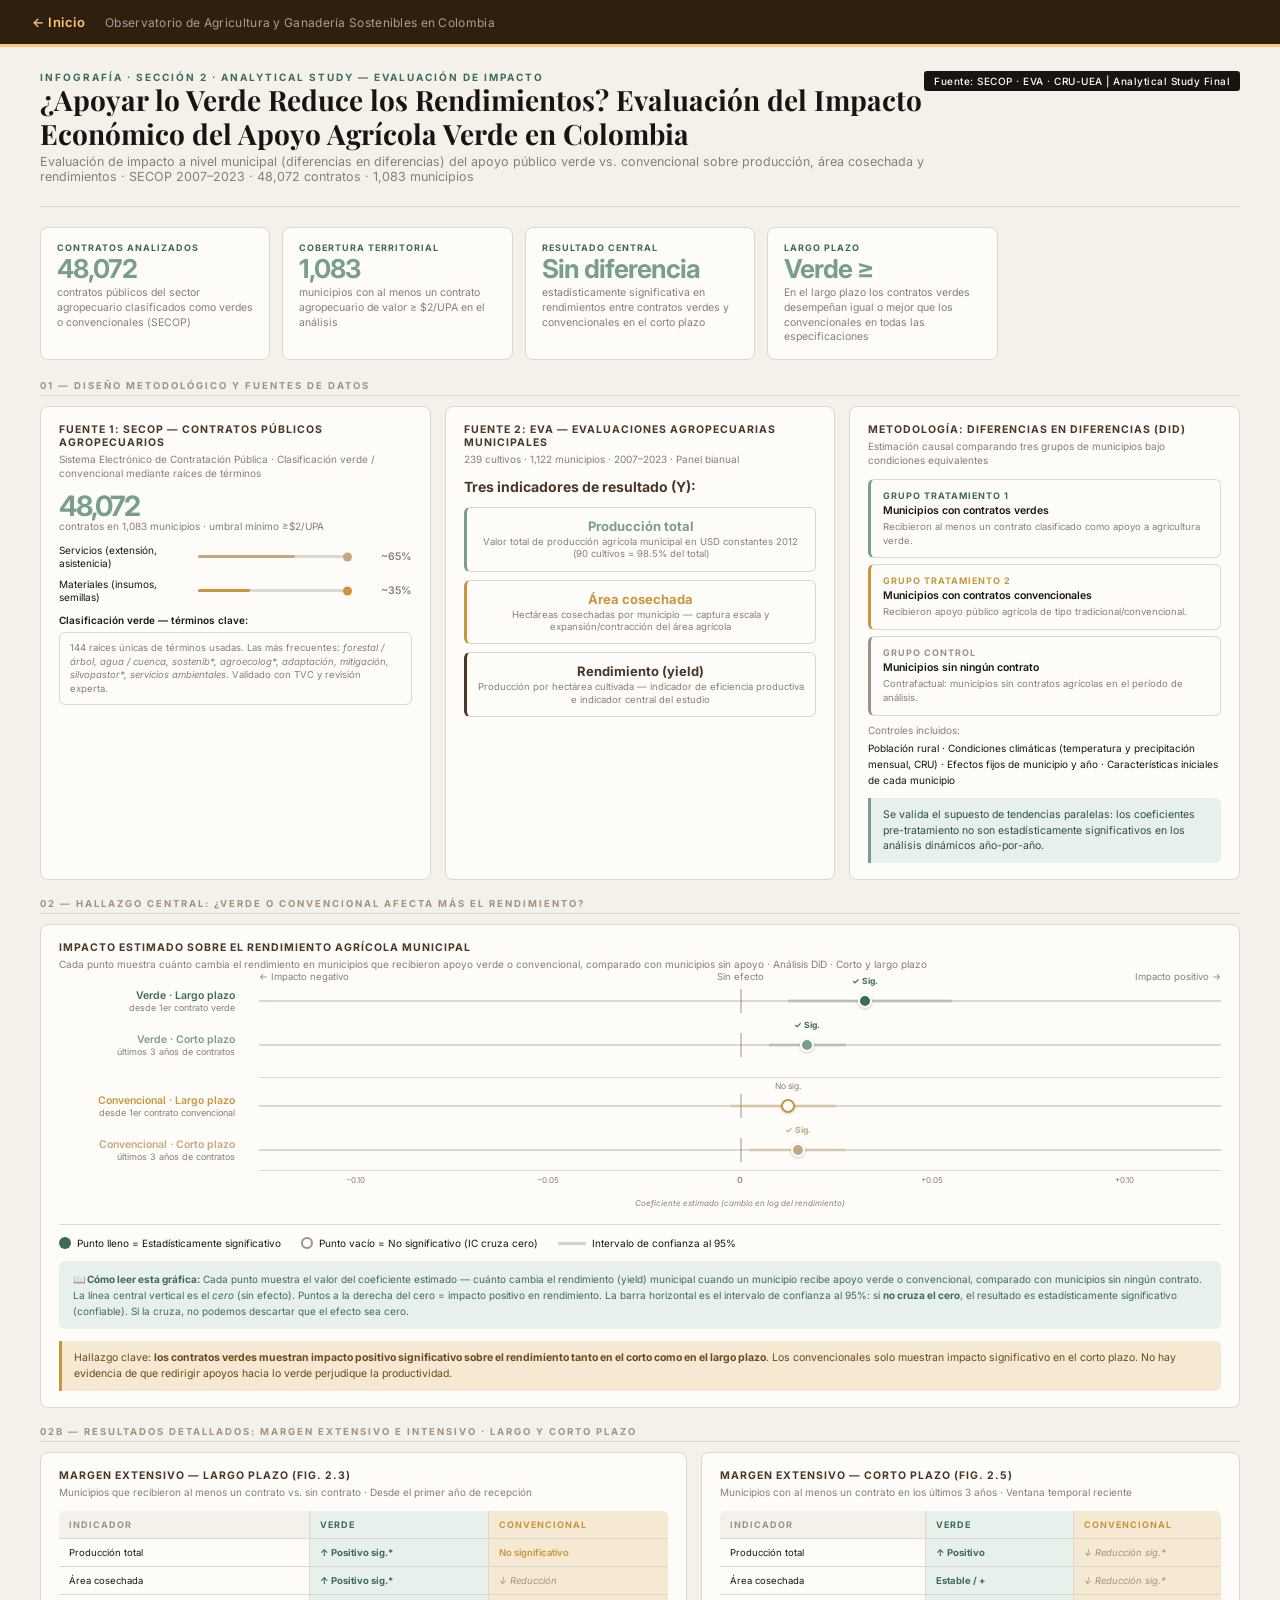
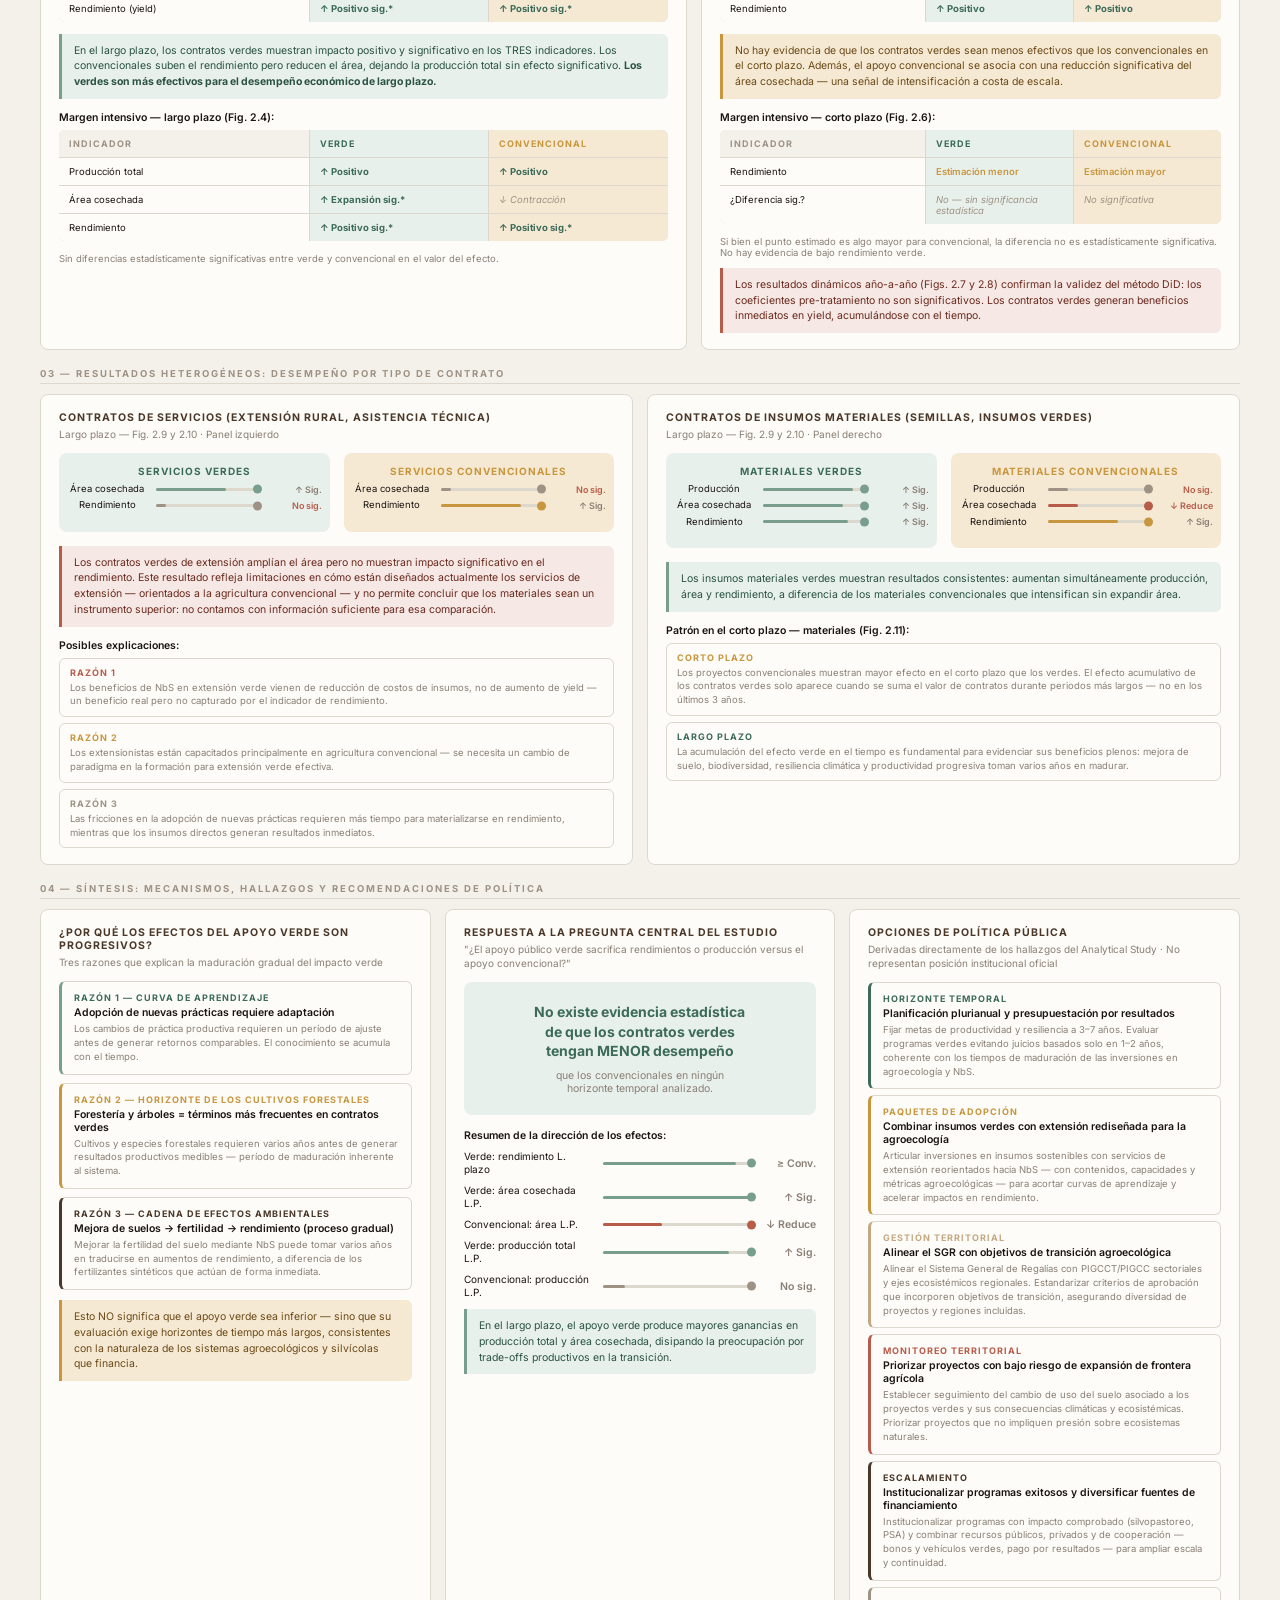
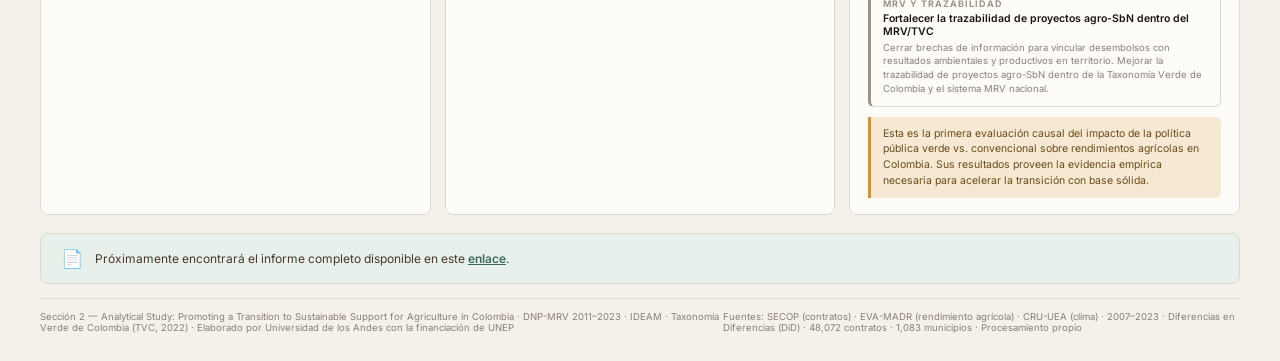
<file: infografia2/index.html>
<!DOCTYPE html>
<html lang="es">
<head>
<meta charset="UTF-8">
<meta name="viewport" content="width=device-width, initial-scale=1.0">
<title>Sección 2 — Evaluación del Impacto Económico del Apoyo Verde vs. Convencional</title>
<style>
  @import url('https://fonts.googleapis.com/css2?family=Inter:wght@300;400;500;600;700&family=Playfair+Display:wght@700&display=swap');

  :root {
    --cream:    #F4F1EB;
    --white:    #FDFCF9;
    --dark:     #1A1410;
    --brown:    #4A3728;
    --amber:    #C8963E;
    --amber-lt: #F5E9D3;
    --sage:     #7A9E8E;
    --sage-lt:  #E8F0EC;
    --sage-dk:  #3D6B5A;
    --coral:    #B85C4A;
    --coral-lt: #F5E8E5;
    --stone:    #9E9284;
    --muted:    #8A7E74;
    --border:   #DDD8CE;
    --tan:      #C4A882;
  }

  * { box-sizing: border-box; margin: 0; padding: 0; }
  body {
    font-family: 'Inter', sans-serif;
    background: var(--cream);
    color: var(--dark);
    width: 100%;
    overflow-x: hidden;
  }

  .top-bar { display: flex; justify-content: space-between; align-items: flex-start; margin-bottom: 6px; }
  .badge-inf { font-size: 10px; font-weight: 700; letter-spacing: 2px; color: var(--sage-dk); text-transform: uppercase; }
  .source-badge { background: var(--dark); color: #fff; font-size: 10px; padding: 4px 10px; border-radius: 3px; font-weight: 500; letter-spacing: 0.5px; white-space: nowrap; }
  h1 { font-family: 'Playfair Display', Georgia, serif; font-size: 28px; font-weight: 700; color: var(--dark); line-height: 1.2; margin-bottom: 4px; }
  .subtitle { font-size: 12.5px; color: var(--muted); font-weight: 400; margin-bottom: 16px; }
  .divider { border: none; border-top: 1px solid var(--border); margin-bottom: 20px; }

  /* KPIs */
  .kpi-row { display: grid; grid-template-columns: repeat(5, 1fr); gap: 12px; margin-bottom: 20px; }
  .kpi { background: var(--white); border: 1px solid var(--border); border-radius: 8px; padding: 14px 16px; }
  .kpi .num { font-size: 26px; font-weight: 700; color: var(--sage); letter-spacing: -1px; line-height: 1; }
  .kpi .num.amber { color: var(--amber); }
  .kpi .num.coral { color: var(--coral); }
  .kpi .num.brown { color: var(--brown); }
  .kpi .lbl  { font-size: 10.5px; color: var(--muted); margin-top: 4px; line-height: 1.4; }
  .kpi .tag  { font-size: 9px; font-weight: 700; letter-spacing: 1px; text-transform: uppercase; color: var(--sage-dk); margin-bottom: 3px; }

  /* Grids */
  .grid-4 { display: grid; grid-template-columns: repeat(4, 1fr); gap: 14px; margin-bottom: 18px; }
  .grid-3 { display: grid; grid-template-columns: 1fr 1fr 1fr; gap: 14px; margin-bottom: 18px; }
  .grid-2 { display: grid; grid-template-columns: 1.2fr 1fr; gap: 14px; margin-bottom: 18px; }
  .grid-2e { display: grid; grid-template-columns: 1fr 1fr; gap: 14px; margin-bottom: 18px; }

  /* Card */
  .card { background: var(--white); border: 1px solid var(--border); border-radius: 8px; padding: 16px 18px; }
  .card-title { font-size: 10.5px; font-weight: 700; color: var(--brown); text-transform: uppercase; letter-spacing: 1px; margin-bottom: 3px; }
  .card-sub   { font-size: 10px; color: var(--muted); margin-bottom: 12px; line-height: 1.4; }

  /* Lollipop */
  .ll-row  { display: flex; align-items: center; gap: 9px; margin-bottom: 8px; }
  .ll-lbl  { font-size: 10.5px; color: var(--dark); width: 160px; flex-shrink: 0; line-height: 1.3; }
  .ll-lbl.sm { width: 100px; }
  .ll-lbl.md { width: 130px; }
  .ll-lbl.lg { width: 200px; }
  .ll-trk  { flex: 1; height: 3px; background: var(--border); border-radius: 2px; position: relative; }
  .ll-bar  { height: 100%; border-radius: 2px; background: var(--sage); }
  .ll-bar.amber { background: var(--amber); }
  .ll-bar.coral { background: var(--coral); }
  .ll-bar.brown { background: var(--brown); }
  .ll-bar.tan   { background: var(--tan); }
  .ll-bar.stone { background: var(--stone); }
  .ll-dot  { position: absolute; right:-5px; top:50%; transform:translateY(-50%); width:9px; height:9px; border-radius:50%; background:var(--sage); }
  .ll-dot.amber { background:var(--amber); }
  .ll-dot.coral { background:var(--coral); }
  .ll-dot.brown { background:var(--brown); }
  .ll-dot.tan   { background:var(--tan); }
  .ll-dot.stone { background:var(--stone); }
  .ll-val  { font-size: 10.5px; font-weight: 600; color: var(--muted); width: 56px; text-align: right; }

  /* Stacked bar */
  .stk-bar { display: flex; height: 20px; border-radius: 3px; overflow: hidden; margin: 6px 0; gap: 1px; }
  .stk-seg { display: flex; align-items: center; justify-content: center; font-size: 9px; font-weight: 700; color: white; }

  /* Legend */
  .legend { display: flex; flex-wrap: wrap; gap: 10px; margin-top: 8px; }
  .lg-item { display: flex; align-items: center; gap: 5px; font-size: 10px; color: var(--muted); }
  .lg-dot  { width: 9px; height: 9px; border-radius: 2px; flex-shrink: 0; }

  /* Note box */
  .note { background: var(--sage-lt); border-left: 3px solid var(--sage); padding: 9px 12px; border-radius: 0 6px 6px 0; font-size: 10.5px; color: #2A5245; line-height: 1.5; margin-top: 10px; }
  .note.amber { background: var(--amber-lt); border-left-color: var(--amber); color: #6B4A18; }
  .note.coral { background: var(--coral-lt); border-left-color: var(--coral); color: #6B2A1E; }

  /* Section divider label */
  .sec-label {
    font-size: 9.5px; font-weight: 700; letter-spacing: 2px; text-transform: uppercase;
    color: var(--stone); margin-bottom: 10px; padding-bottom: 4px;
    border-bottom: 1px solid var(--border);
  }

  /* Result matrix cell */
  .rmat { text-align: center; padding: 10px 8px; border-radius: 6px; border: 1px solid var(--border); }
  .rmat .ico { font-size: 18px; margin-bottom: 4px; }
  .rmat .lbl { font-size: 9.5px; color: var(--muted); line-height: 1.3; }
  .rmat .val { font-size: 13px; font-weight: 700; margin-bottom: 2px; }

  /* Period cards */
  .period-card { padding: 10px 12px; border-radius: 6px; border: 1px solid var(--border); background: var(--white); margin-bottom: 8px; }
  .period-tag { font-size: 9px; font-weight: 700; letter-spacing: 1px; text-transform: uppercase; margin-bottom: 3px; }
  .period-title { font-size: 10.5px; font-weight: 600; color: var(--dark); margin-bottom: 3px; }
  .period-desc { font-size: 9.5px; color: var(--muted); line-height: 1.45; }

  /* Comparison matrix */
  .cmp-matrix { display: grid; grid-template-columns: 1.4fr 1fr 1fr; gap: 1px; background: var(--border); border-radius: 6px; overflow: hidden; margin-bottom: 12px; }
  .cmp-cell { background: var(--white); padding: 8px 10px; font-size: 9.5px; }
  .cmp-head { background: var(--cream); font-weight: 700; font-size: 9px; text-transform: uppercase; letter-spacing: 1px; color: var(--stone); }
  .sig-yes { color: var(--sage-dk); font-weight: 700; }
  .sig-no  { color: var(--stone); font-style: italic; }
  .sig-partial { color: var(--amber); font-weight: 600; }

  /* Arc SVG */
  .arc-wrap { text-align: center; }
  .arc-wrap .arc-num { font-size: 22px; font-weight: 700; margin-top: 4px; }
  .arc-wrap .arc-lbl { font-size: 10px; color: var(--muted); }

  /* Dot grid */
  .dot-grid { display: flex; flex-wrap: wrap; gap: 4px; margin-bottom: 8px; }
  .dot { width: 11px; height: 11px; border-radius: 50%; background: var(--border); }
  .dot.sage  { background: var(--sage); }
  .dot.amber { background: var(--amber); }
  .dot.coral { background: var(--coral); }
  .dot.brown { background: var(--brown); }
  .dot.tan   { background: var(--tan); }
  .dot.stone { background: var(--stone); }

  footer { border-top: 1px solid var(--border); padding-top: 12px; display: flex; justify-content: space-between; font-size: 9.5px; color: var(--muted); margin-top: 8px; }
</style>
</head>
<body><nav style="position:sticky;top:0;z-index:1000;background:#2e1f0f;padding:14px 32px;display:flex;align-items:center;gap:20px;border-bottom:3px solid #fdc57e;box-sizing:border-box;">
  <a href="../" style="text-decoration:none;color:#fdc57e;font-family:'Inter',sans-serif;font-size:13px;font-weight:600;letter-spacing:0.5px;white-space:nowrap;">← Inicio</a>
  <span style="color:#f8f4ec;font-family:'Inter',sans-serif;font-size:12px;opacity:0.6;letter-spacing:0.3px;">Observatorio de Agricultura y Ganadería Sostenibles en Colombia</span>
</nav>
<div id="inf-outer" style="width:100%;overflow:hidden;">
<div id="inf-inner" style="width:1280px;transform-origin:top left;padding:24px 40px 28px;">

<!-- HEADER -->
<div class="top-bar">
  <div>
    <div class="badge-inf">Infografía · Sección 2 · Analytical Study — Evaluación de Impacto</div>
    <h1>¿Apoyar lo Verde Reduce los Rendimientos? Evaluación del Impacto Económico del Apoyo Agrícola Verde en Colombia</h1>
    <p class="subtitle">Evaluación de impacto a nivel municipal (diferencias en diferencias) del apoyo público verde vs. convencional sobre producción, área cosechada y rendimientos · SECOP 2007–2023 · 48,072 contratos · 1,083 municipios</p>
  </div>
  <div class="source-badge">Fuente: SECOP · EVA · CRU-UEA | Analytical Study Final</div>
</div>
<hr class="divider">

<!-- KPI ROW -->
<div class="kpi-row">
  <div class="kpi">
    <div class="tag">Contratos analizados</div>
    <div class="num">48,072</div>
    <div class="lbl">contratos públicos del sector agropecuario clasificados como verdes o convencionales (SECOP)</div>
  </div>
  <div class="kpi">
    <div class="tag">Cobertura territorial</div>
    <div class="num">1,083</div>
    <div class="lbl">municipios con al menos un contrato agropecuario de valor ≥ $2/UPA en el análisis</div>
  </div>
  <div class="kpi">
    <div class="tag">Resultado central</div>
    <div class="num">Sin diferencia</div>
    <div class="lbl">estadísticamente significativa en rendimientos entre contratos verdes y convencionales en el corto plazo</div>
  </div>
  <div class="kpi">
    <div class="tag">Largo plazo</div>
    <div class="num">Verde ≥</div>
    <div class="lbl">En el largo plazo los contratos verdes desempeñan igual o mejor que los convencionales en todas las especificaciones</div>
  </div>

</div>

<!-- SECTION 01: DISEÑO METODOLÓGICO -->
<div class="sec-label">01 — Diseño Metodológico y Fuentes de Datos</div>
<div class="grid-3">

  <!-- SECOP -->
  <div class="card">
    <div class="card-title">Fuente 1: SECOP — Contratos públicos agropecuarios</div>
    <div class="card-sub">Sistema Electrónico de Contratación Pública · Clasificación verde / convencional mediante raíces de términos</div>

    <div style="margin-bottom:12px;">
      <div style="font-size:28px;font-weight:700;color:var(--sage);letter-spacing:-2px;line-height:1;">48,072</div>
      <div style="font-size:10px;color:var(--muted);">contratos en 1,083 municipios · umbral mínimo ≥$2/UPA</div>
    </div>

    <div class="ll-row">
      <div class="ll-lbl md" style="font-size:10px;">Servicios (extensión, asistenicia)</div>
      <div class="ll-trk"><div class="ll-bar tan" style="width:65%"></div><div class="ll-dot tan"></div></div>
      <div class="ll-val">~65%</div>
    </div>
    <div class="ll-row">
      <div class="ll-lbl md" style="font-size:10px;">Materiales (insumos, semillas)</div>
      <div class="ll-trk"><div class="ll-bar amber" style="width:35%"></div><div class="ll-dot amber"></div></div>
      <div class="ll-val">~35%</div>
    </div>

    <div style="margin-top:10px;font-size:10px;font-weight:600;color:var(--dark);margin-bottom:6px;">Clasificación verde — términos clave:</div>
    <div class="period-card" style="padding:8px 10px;margin-bottom:0;">
      <div class="period-desc">144 raíces únicas de términos usadas. Las más frecuentes: <em>forestal / árbol, agua / cuenca, sostenib*, agroecolog*, adaptación, mitigación, silvopastor*, servicios ambientales</em>. Validado con TVC y revisión experta.</div>
    </div>
  </div>

  <!-- EVA -->
  <div class="card">
    <div class="card-title">Fuente 2: EVA — Evaluaciones Agropecuarias Municipales</div>
    <div class="card-sub">239 cultivos · 1,122 municipios · 2007–2023 · Panel bianual</div>

    <div style="margin-bottom:12px;">
      <div style="font-size:14px;font-weight:700;color:var(--brown);margin-bottom:4px;">Tres indicadores de resultado (Y):</div>
    </div>

    <div class="rmat" style="margin-bottom:8px;border-left:3px solid var(--sage);">
      <div class="val" style="color:var(--sage);">Producción total</div>
      <div class="lbl">Valor total de producción agrícola municipal en USD constantes 2012 (90 cultivos = 98.5% del total)</div>
    </div>
    <div class="rmat" style="margin-bottom:8px;border-left:3px solid var(--amber);">
      <div class="val" style="color:var(--amber);">Área cosechada</div>
      <div class="lbl">Hectáreas cosechadas por municipio — captura escala y expansión/contracción del área agrícola</div>
    </div>
    <div class="rmat" style="border-left:3px solid var(--brown);">
      <div class="val" style="color:var(--brown);">Rendimiento (yield)</div>
      <div class="lbl">Producción por hectárea cultivada — indicador de eficiencia productiva e indicador central del estudio</div>
    </div>
  </div>

  <!-- Metodología DiD -->
  <div class="card">
    <div class="card-title">Metodología: Diferencias en Diferencias (DiD)</div>
    <div class="card-sub">Estimación causal comparando tres grupos de municipios bajo condiciones equivalentes</div>

    <div class="period-card" style="border-left:3px solid var(--sage);margin-bottom:6px;">
      <div class="period-tag" style="color:var(--sage-dk);">Grupo tratamiento 1</div>
      <div class="period-title">Municipios con contratos verdes</div>
      <div class="period-desc">Recibieron al menos un contrato clasificado como apoyo a agricultura verde.</div>
    </div>
    <div class="period-card" style="border-left:3px solid var(--amber);margin-bottom:6px;">
      <div class="period-tag" style="color:var(--amber);">Grupo tratamiento 2</div>
      <div class="period-title">Municipios con contratos convencionales</div>
      <div class="period-desc">Recibieron apoyo público agrícola de tipo tradicional/convencional.</div>
    </div>
    <div class="period-card" style="border-left:3px solid var(--stone);margin-bottom:8px;">
      <div class="period-tag" style="color:var(--stone);">Grupo control</div>
      <div class="period-title">Municipios sin ningún contrato</div>
      <div class="period-desc">Contrafactual: municipios sin contratos agrícolas en el período de análisis.</div>
    </div>

    <div style="font-size:10px;color:var(--muted);margin-bottom:4px;">Controles incluidos:</div>
    <div style="font-size:10px;color:var(--dark);line-height:1.6;">Población rural · Condiciones climáticas (temperatura y precipitación mensual, CRU) · Efectos fijos de municipio y año · Características iniciales de cada municipio</div>

    <div class="note">Se valida el supuesto de tendencias paralelas: los coeficientes pre-tratamiento no son estadísticamente significativos en los análisis dinámicos año-por-año.</div>
  </div>
</div>

<!-- SECTION 02: GRÁFICA CENTRAL + RESULTADOS -->
<div class="sec-label">02 — Hallazgo Central: ¿Verde o Convencional afecta más el rendimiento?</div>

<!-- GRÁFICA DE COEFICIENTES — LEGIBLE PARA NO ECONOMISTAS -->
<div class="card" style="margin-bottom:18px;">
  <div class="card-title">Impacto estimado sobre el rendimiento agrícola municipal</div>
  <div class="card-sub">Cada punto muestra cuánto cambia el rendimiento en municipios que recibieron apoyo verde o convencional, comparado con municipios sin apoyo · Análisis DiD · Corto y largo plazo</div>

  <div style="margin:18px 0 0 0;">
    <!-- CHART AREA -->
    <div style="position:relative;padding:0 0 0 200px;">
      <!-- Zero line label -->
      <div style="position:absolute;left:200px;top:-18px;right:0;display:flex;justify-content:space-between;font-size:9.5px;color:var(--muted);">
        <span>← Impacto negativo</span>
        <span style="position:absolute;left:50%;transform:translateX(-50%);">Sin efecto</span>
        <span>Impacto positivo →</span>
      </div>

      <!-- Row: Verde largo plazo -->
      <div style="display:flex;align-items:center;margin-bottom:20px;position:relative;">
        <div style="position:absolute;left:-200px;width:190px;text-align:right;padding-right:14px;">
          <div style="font-size:10.5px;font-weight:600;color:var(--sage-dk);">Verde · Largo plazo</div>
          <div style="font-size:9px;color:var(--muted);">desde 1er contrato verde</div>
        </div>
        <div style="flex:1;position:relative;height:24px;">
          <!-- Track -->
          <div style="position:absolute;top:50%;left:0;right:0;height:2px;background:var(--border);transform:translateY(-50%);"></div>
          <!-- Zero line -->
          <div style="position:absolute;top:0;bottom:0;left:50%;width:2px;background:var(--stone);opacity:0.5;"></div>
          <!-- CI bar: from 55% to 72% (positive, above zero) -->
          <div style="position:absolute;top:50%;left:55%;width:17%;height:3px;background:var(--sage);opacity:0.4;transform:translateY(-50%);"></div>
          <!-- Dot at 63% -->
          <div style="position:absolute;top:50%;left:63%;transform:translate(-50%,-50%);width:14px;height:14px;border-radius:50%;background:var(--sage-dk);border:2px solid white;box-shadow:0 1px 3px rgba(0,0,0,0.2);"></div>
          <!-- "Sig." label -->
          <div style="position:absolute;top:-13px;left:63%;transform:translateX(-50%);font-size:8.5px;font-weight:700;color:var(--sage-dk);">✓ Sig.</div>
        </div>
      </div>

      <!-- Row: Verde corto plazo -->
      <div style="display:flex;align-items:center;margin-bottom:20px;position:relative;">
        <div style="position:absolute;left:-200px;width:190px;text-align:right;padding-right:14px;">
          <div style="font-size:10.5px;font-weight:600;color:var(--sage);">Verde · Corto plazo</div>
          <div style="font-size:9px;color:var(--muted);">últimos 3 años de contratos</div>
        </div>
        <div style="flex:1;position:relative;height:24px;">
          <div style="position:absolute;top:50%;left:0;right:0;height:2px;background:var(--border);transform:translateY(-50%);"></div>
          <div style="position:absolute;top:0;bottom:0;left:50%;width:2px;background:var(--stone);opacity:0.5;"></div>
          <!-- CI: from 53% to 61% — does NOT cross zero (0.0190***, IC [0.0088, 0.0292]) -->
          <div style="position:absolute;top:50%;left:53%;width:8%;height:3px;background:var(--sage);opacity:0.4;transform:translateY(-50%);"></div>
          <!-- Dot at 57% — filled (significant) -->
          <div style="position:absolute;top:50%;left:57%;transform:translate(-50%,-50%);width:14px;height:14px;border-radius:50%;background:var(--sage);border:2px solid white;box-shadow:0 1px 3px rgba(0,0,0,0.2);"></div>
          <!-- "Sig." label -->
          <div style="position:absolute;top:-13px;left:57%;transform:translateX(-50%);font-size:8.5px;font-weight:700;color:var(--sage-dk);">✓ Sig.</div>
        </div>
      </div>

      <!-- Separator -->
      <div style="height:1px;background:var(--border);margin:4px 0 16px 0;"></div>

      <!-- Row: Convencional largo plazo -->
      <div style="display:flex;align-items:center;margin-bottom:20px;position:relative;">
        <div style="position:absolute;left:-200px;width:190px;text-align:right;padding-right:14px;">
          <div style="font-size:10.5px;font-weight:600;color:var(--amber);">Convencional · Largo plazo</div>
          <div style="font-size:9px;color:var(--muted);">desde 1er contrato convencional</div>
        </div>
        <div style="flex:1;position:relative;height:24px;">
          <div style="position:absolute;top:50%;left:0;right:0;height:2px;background:var(--border);transform:translateY(-50%);"></div>
          <div style="position:absolute;top:0;bottom:0;left:50%;width:2px;background:var(--stone);opacity:0.5;"></div>
          <!-- CI: from 49% to 60% — CROSSES zero (0.0117 no *, IC [-0.0021, 0.0255]) -->
          <div style="position:absolute;top:50%;left:49%;width:11%;height:3px;background:var(--amber);opacity:0.3;transform:translateY(-50%);"></div>
          <!-- Dot at 55% — hollow (not significant) -->
          <div style="position:absolute;top:50%;left:55%;transform:translate(-50%,-50%);width:14px;height:14px;border-radius:50%;background:white;border:2.5px solid var(--amber);box-shadow:0 1px 3px rgba(0,0,0,0.15);"></div>
          <div style="position:absolute;top:-13px;left:55%;transform:translateX(-50%);font-size:8.5px;color:var(--muted);white-space:nowrap;">No sig.</div>
        </div>
      </div>

      <!-- Row: Convencional corto plazo -->
      <div style="display:flex;align-items:center;margin-bottom:6px;position:relative;">
        <div style="position:absolute;left:-200px;width:190px;text-align:right;padding-right:14px;">
          <div style="font-size:10.5px;font-weight:600;color:var(--tan);">Convencional · Corto plazo</div>
          <div style="font-size:9px;color:var(--muted);">últimos 3 años de contratos</div>
        </div>
        <div style="flex:1;position:relative;height:24px;">
          <div style="position:absolute;top:50%;left:0;right:0;height:2px;background:var(--border);transform:translateY(-50%);"></div>
          <div style="position:absolute;top:0;bottom:0;left:50%;width:2px;background:var(--stone);opacity:0.5;"></div>
          <!-- CI: 51% to 61% -->
          <div style="position:absolute;top:50%;left:51%;width:10%;height:3px;background:var(--tan);opacity:0.35;transform:translateY(-50%);"></div>
          <!-- Dot at 56% -->
          <div style="position:absolute;top:50%;left:56%;transform:translate(-50%,-50%);width:14px;height:14px;border-radius:50%;background:var(--tan);border:2px solid white;box-shadow:0 1px 3px rgba(0,0,0,0.2);"></div>
          <div style="position:absolute;top:-13px;left:56%;transform:translateX(-50%);font-size:8.5px;font-weight:700;color:var(--tan);">✓ Sig.</div>
        </div>
      </div>

      <!-- X axis ticks -->
      <div style="position:relative;height:26px;margin-top:8px;border-top:1px solid var(--border);">
        <div style="position:absolute;left:10%;transform:translateX(-50%);font-size:8px;color:var(--muted);padding-top:4px;">−0.10</div>
        <div style="position:absolute;left:30%;transform:translateX(-50%);font-size:8px;color:var(--muted);padding-top:4px;">−0.05</div>
        <div style="position:absolute;left:50%;transform:translateX(-50%);font-size:8.5px;color:var(--stone);font-weight:700;padding-top:4px;">0</div>
        <div style="position:absolute;left:70%;transform:translateX(-50%);font-size:8px;color:var(--muted);padding-top:4px;">+0.05</div>
        <div style="position:absolute;left:90%;transform:translateX(-50%);font-size:8px;color:var(--muted);padding-top:4px;">+0.10</div>
      </div>
      <div style="text-align:center;font-size:8px;color:var(--muted);margin-top:2px;font-style:italic;">Coeficiente estimado (cambio en log del rendimiento)</div>
    </div>

    <!-- LEYENDA -->
    <div style="display:flex;gap:20px;margin-top:16px;flex-wrap:wrap;align-items:center;border-top:1px solid var(--border);padding-top:12px;">
      <div style="display:flex;align-items:center;gap:6px;font-size:10px;color:var(--dark);">
        <div style="width:12px;height:12px;border-radius:50%;background:var(--sage-dk);"></div> Punto lleno = Estadísticamente significativo
      </div>
      <div style="display:flex;align-items:center;gap:6px;font-size:10px;color:var(--dark);">
        <div style="width:12px;height:12px;border-radius:50%;background:white;border:2.5px solid var(--stone);"></div> Punto vacío = No significativo (IC cruza cero)
      </div>
      <div style="display:flex;align-items:center;gap:6px;font-size:10px;color:var(--dark);">
        <div style="width:28px;height:3px;background:var(--stone);opacity:0.4;"></div> Intervalo de confianza al 95%
      </div>
    </div>

    <!-- NOTA METODOLÓGICA -->
    <div style="margin-top:12px;background:var(--sage-lt);border-radius:6px;padding:10px 14px;font-size:10px;color:var(--sage-dk);line-height:1.6;">
      <strong>📖 Cómo leer esta gráfica:</strong> Cada punto muestra el valor del coeficiente estimado — cuánto cambia el rendimiento (yield) municipal cuando un municipio recibe apoyo verde o convencional, comparado con municipios sin ningún contrato. La línea central vertical es el <em>cero</em> (sin efecto). Puntos a la derecha del cero = impacto positivo en rendimiento. La barra horizontal es el intervalo de confianza al 95%: si <strong>no cruza el cero</strong>, el resultado es estadísticamente significativo (confiable). Si la cruza, no podemos descartar que el efecto sea cero.
    </div>
  </div>

  <div class="note amber" style="margin-top:12px;">Hallazgo clave: <strong>los contratos verdes muestran impacto positivo significativo sobre el rendimiento tanto en el corto como en el largo plazo</strong>. Los convencionales solo muestran impacto significativo en el corto plazo. No hay evidencia de que redirigir apoyos hacia lo verde perjudique la productividad.</div>
</div>

<div class="sec-label" style="margin-top:0;">02b — Resultados Detallados: Margen Extensivo e Intensivo · Largo y Corto Plazo</div>
<div class="grid-2">

  <!-- Margen extensivo largo plazo -->
  <div class="card">
    <div class="card-title">Margen extensivo — largo plazo (Fig. 2.3)</div>
    <div class="card-sub">Municipios que recibieron al menos un contrato vs. sin contrato · Desde el primer año de recepción</div>

    <div class="cmp-matrix">
      <div class="cmp-cell cmp-head">Indicador</div>
      <div class="cmp-cell cmp-head" style="background:var(--sage-lt);color:var(--sage-dk);">Verde</div>
      <div class="cmp-cell cmp-head" style="background:var(--amber-lt);color:var(--amber);">Convencional</div>

      <div class="cmp-cell">Producción total</div>
      <div class="cmp-cell" style="background:var(--sage-lt);"><span class="sig-yes">↑ Positivo sig.*</span></div>
      <div class="cmp-cell" style="background:var(--amber-lt);"><span class="sig-partial">No significativo</span></div>

      <div class="cmp-cell">Área cosechada</div>
      <div class="cmp-cell" style="background:var(--sage-lt);"><span class="sig-yes">↑ Positivo sig.*</span></div>
      <div class="cmp-cell" style="background:var(--amber-lt);"><span class="sig-no">↓ Reducción</span></div>

      <div class="cmp-cell">Rendimiento (yield)</div>
      <div class="cmp-cell" style="background:var(--sage-lt);"><span class="sig-yes">↑ Positivo sig.*</span></div>
      <div class="cmp-cell" style="background:var(--amber-lt);"><span class="sig-yes">↑ Positivo sig.*</span></div>
    </div>

    <div class="note">En el largo plazo, los contratos verdes muestran impacto positivo y significativo en los TRES indicadores. Los convencionales suben el rendimiento pero reducen el área, dejando la producción total sin efecto significativo. <strong>Los verdes son más efectivos para el desempeño económico de largo plazo.</strong></div>

    <div style="margin-top:12px;font-size:10.5px;font-weight:600;color:var(--dark);margin-bottom:6px;">Margen intensivo — largo plazo (Fig. 2.4):</div>
    <div class="cmp-matrix">
      <div class="cmp-cell cmp-head">Indicador</div>
      <div class="cmp-cell cmp-head" style="background:var(--sage-lt);color:var(--sage-dk);">Verde</div>
      <div class="cmp-cell cmp-head" style="background:var(--amber-lt);color:var(--amber);">Convencional</div>

      <div class="cmp-cell">Producción total</div>
      <div class="cmp-cell" style="background:var(--sage-lt);"><span class="sig-yes">↑ Positivo</span></div>
      <div class="cmp-cell" style="background:var(--amber-lt);"><span class="sig-yes">↑ Positivo</span></div>

      <div class="cmp-cell">Área cosechada</div>
      <div class="cmp-cell" style="background:var(--sage-lt);"><span class="sig-yes">↑ Expansión sig.*</span></div>
      <div class="cmp-cell" style="background:var(--amber-lt);"><span class="sig-no">↓ Contracción</span></div>

      <div class="cmp-cell">Rendimiento</div>
      <div class="cmp-cell" style="background:var(--sage-lt);"><span class="sig-yes">↑ Positivo sig.*</span></div>
      <div class="cmp-cell" style="background:var(--amber-lt);"><span class="sig-yes">↑ Positivo sig.*</span></div>
    </div>
    <div style="font-size:9.5px;color:var(--muted);margin-top:4px;">Sin diferencias estadísticamente significativas entre verde y convencional en el valor del efecto.</div>
  </div>

  <!-- Margen corto plazo -->
  <div class="card">
    <div class="card-title">Margen extensivo — corto plazo (Fig. 2.5)</div>
    <div class="card-sub">Municipios con al menos un contrato en los últimos 3 años · Ventana temporal reciente</div>

    <div class="cmp-matrix">
      <div class="cmp-cell cmp-head">Indicador</div>
      <div class="cmp-cell cmp-head" style="background:var(--sage-lt);color:var(--sage-dk);">Verde</div>
      <div class="cmp-cell cmp-head" style="background:var(--amber-lt);color:var(--amber);">Convencional</div>

      <div class="cmp-cell">Producción total</div>
      <div class="cmp-cell" style="background:var(--sage-lt);"><span class="sig-yes">↑ Positivo</span></div>
      <div class="cmp-cell" style="background:var(--amber-lt);"><span class="sig-no">↓ Reducción sig.*</span></div>

      <div class="cmp-cell">Área cosechada</div>
      <div class="cmp-cell" style="background:var(--sage-lt);"><span class="sig-yes">Estable / +</span></div>
      <div class="cmp-cell" style="background:var(--amber-lt);"><span class="sig-no">↓ Reducción sig.*</span></div>

      <div class="cmp-cell">Rendimiento</div>
      <div class="cmp-cell" style="background:var(--sage-lt);"><span class="sig-yes">↑ Positivo</span></div>
      <div class="cmp-cell" style="background:var(--amber-lt);"><span class="sig-yes">↑ Positivo</span></div>
    </div>

    <div class="note amber">No hay evidencia de que los contratos verdes sean menos efectivos que los convencionales en el corto plazo. Además, el apoyo convencional se asocia con una reducción significativa del área cosechada — una señal de intensificación a costa de escala.</div>

    <div style="margin-top:12px;font-size:10.5px;font-weight:600;color:var(--dark);margin-bottom:6px;">Margen intensivo — corto plazo (Fig. 2.6):</div>
    <div class="cmp-matrix">
      <div class="cmp-cell cmp-head">Indicador</div>
      <div class="cmp-cell cmp-head" style="background:var(--sage-lt);color:var(--sage-dk);">Verde</div>
      <div class="cmp-cell cmp-head" style="background:var(--amber-lt);color:var(--amber);">Convencional</div>

      <div class="cmp-cell">Rendimiento</div>
      <div class="cmp-cell" style="background:var(--sage-lt);"><span class="sig-partial">Estimación menor</span></div>
      <div class="cmp-cell" style="background:var(--amber-lt);"><span class="sig-partial">Estimación mayor</span></div>

      <div class="cmp-cell">¿Diferencia sig.?</div>
      <div class="cmp-cell" style="background:var(--sage-lt);background:var(--sage-lt);" colspan="2"><span class="sig-no">No — sin significancia estadística</span></div>
      <div class="cmp-cell" style="background:var(--amber-lt);"><span class="sig-no">No significativa</span></div>
    </div>
    <div style="font-size:9.5px;color:var(--muted);margin-top:4px;">Si bien el punto estimado es algo mayor para convencional, la diferencia no es estadísticamente significativa. No hay evidencia de bajo rendimiento verde.</div>

    <div class="note coral" style="margin-top:10px;">Los resultados dinámicos año-a-año (Figs. 2.7 y 2.8) confirman la validez del método DiD: los coeficientes pre-tratamiento no son significativos. Los contratos verdes generan beneficios inmediatos en yield, acumulándose con el tiempo.</div>
  </div>
</div>

<!-- SECTION 03: RESULTADOS HETEROGÉNEOS -->
<div class="sec-label">03 — Resultados Heterogéneos: Desempeño por Tipo de Contrato</div>
<div class="grid-2e">

  <!-- Servicios -->
  <div class="card">
    <div class="card-title">Contratos de servicios (extensión rural, asistencia técnica)</div>
    <div class="card-sub">Largo plazo — Fig. 2.9 y 2.10 · Panel izquierdo</div>

    <div style="display:flex;gap:14px;margin-bottom:14px;">
      <div style="flex:1;text-align:center;background:var(--sage-lt);border-radius:8px;padding:12px 8px;">
        <div style="font-size:10px;font-weight:700;color:var(--sage-dk);text-transform:uppercase;letter-spacing:1px;margin-bottom:6px;">Servicios verdes</div>
        <div class="ll-row" style="margin-bottom:4px;">
          <div class="ll-lbl sm" style="font-size:9.5px;width:80px;">Área cosechada</div>
          <div class="ll-trk"><div class="ll-bar" style="width:70%"></div><div class="ll-dot"></div></div>
          <div class="ll-val" style="font-size:9px;">↑ Sig.</div>
        </div>
        <div class="ll-row">
          <div class="ll-lbl sm" style="font-size:9.5px;width:80px;">Rendimiento</div>
          <div class="ll-trk"><div class="ll-bar stone" style="width:10%"></div><div class="ll-dot stone"></div></div>
          <div class="ll-val" style="font-size:9px;color:var(--coral);">No sig.</div>
        </div>
      </div>
      <div style="flex:1;text-align:center;background:var(--amber-lt);border-radius:8px;padding:12px 8px;">
        <div style="font-size:10px;font-weight:700;color:var(--amber);text-transform:uppercase;letter-spacing:1px;margin-bottom:6px;">Servicios convencionales</div>
        <div class="ll-row" style="margin-bottom:4px;">
          <div class="ll-lbl sm" style="font-size:9.5px;width:80px;">Área cosechada</div>
          <div class="ll-trk"><div class="ll-bar stone" style="width:10%"></div><div class="ll-dot stone"></div></div>
          <div class="ll-val" style="font-size:9px;color:var(--coral);">No sig.</div>
        </div>
        <div class="ll-row">
          <div class="ll-lbl sm" style="font-size:9.5px;width:80px;">Rendimiento</div>
          <div class="ll-trk"><div class="ll-bar amber" style="width:80%"></div><div class="ll-dot amber"></div></div>
          <div class="ll-val" style="font-size:9px;">↑ Sig.</div>
        </div>
      </div>
    </div>

    <div class="note coral">Los contratos verdes de extensión amplían el área pero no muestran impacto significativo en el rendimiento. Este resultado refleja limitaciones en cómo están diseñados actualmente los servicios de extensión — orientados a la agricultura convencional — y no permite concluir que los materiales sean un instrumento superior: no contamos con información suficiente para esa comparación.</div>

    <div style="margin-top:12px;font-size:10.5px;font-weight:600;color:var(--dark);margin-bottom:6px;">Posibles explicaciones:</div>
    <div class="period-card" style="padding:8px 10px;margin-bottom:6px;">
      <div class="period-tag" style="color:var(--coral);">Razón 1</div>
      <div class="period-desc">Los beneficios de NbS en extensión verde vienen de reducción de costos de insumos, no de aumento de yield — un beneficio real pero no capturado por el indicador de rendimiento.</div>
    </div>
    <div class="period-card" style="padding:8px 10px;margin-bottom:6px;">
      <div class="period-tag" style="color:var(--amber);">Razón 2</div>
      <div class="period-desc">Los extensionistas están capacitados principalmente en agricultura convencional — se necesita un cambio de paradigma en la formación para extensión verde efectiva.</div>
    </div>
    <div class="period-card" style="padding:8px 10px;margin-bottom:0;">
      <div class="period-tag" style="color:var(--stone);">Razón 3</div>
      <div class="period-desc">Las fricciones en la adopción de nuevas prácticas requieren más tiempo para materializarse en rendimiento, mientras que los insumos directos generan resultados inmediatos.</div>
    </div>
  </div>

  <!-- Materiales -->
  <div class="card">
    <div class="card-title">Contratos de insumos materiales (semillas, insumos verdes)</div>
    <div class="card-sub">Largo plazo — Fig. 2.9 y 2.10 · Panel derecho</div>

    <div style="display:flex;gap:14px;margin-bottom:14px;">
      <div style="flex:1;text-align:center;background:var(--sage-lt);border-radius:8px;padding:12px 8px;">
        <div style="font-size:10px;font-weight:700;color:var(--sage-dk);text-transform:uppercase;letter-spacing:1px;margin-bottom:6px;">Materiales verdes</div>
        <div class="ll-row" style="margin-bottom:4px;">
          <div class="ll-lbl sm" style="font-size:9.5px;width:80px;">Producción</div>
          <div class="ll-trk"><div class="ll-bar" style="width:90%"></div><div class="ll-dot"></div></div>
          <div class="ll-val" style="font-size:9px;">↑ Sig.</div>
        </div>
        <div class="ll-row" style="margin-bottom:4px;">
          <div class="ll-lbl sm" style="font-size:9.5px;width:80px;">Área cosechada</div>
          <div class="ll-trk"><div class="ll-bar" style="width:80%"></div><div class="ll-dot"></div></div>
          <div class="ll-val" style="font-size:9px;">↑ Sig.</div>
        </div>
        <div class="ll-row">
          <div class="ll-lbl sm" style="font-size:9.5px;width:80px;">Rendimiento</div>
          <div class="ll-trk"><div class="ll-bar" style="width:85%"></div><div class="ll-dot"></div></div>
          <div class="ll-val" style="font-size:9px;">↑ Sig.</div>
        </div>
      </div>
      <div style="flex:1;text-align:center;background:var(--amber-lt);border-radius:8px;padding:12px 8px;">
        <div style="font-size:10px;font-weight:700;color:var(--amber);text-transform:uppercase;letter-spacing:1px;margin-bottom:6px;">Materiales convencionales</div>
        <div class="ll-row" style="margin-bottom:4px;">
          <div class="ll-lbl sm" style="font-size:9.5px;width:80px;">Producción</div>
          <div class="ll-trk"><div class="ll-bar stone" style="width:20%"></div><div class="ll-dot stone"></div></div>
          <div class="ll-val" style="font-size:9px;color:var(--coral);">No sig.</div>
        </div>
        <div class="ll-row" style="margin-bottom:4px;">
          <div class="ll-lbl sm" style="font-size:9.5px;width:80px;">Área cosechada</div>
          <div class="ll-trk"><div class="ll-bar coral" style="width:30%"></div><div class="ll-dot coral"></div></div>
          <div class="ll-val" style="font-size:9px;color:var(--coral);">↓ Reduce</div>
        </div>
        <div class="ll-row">
          <div class="ll-lbl sm" style="font-size:9.5px;width:80px;">Rendimiento</div>
          <div class="ll-trk"><div class="ll-bar amber" style="width:70%"></div><div class="ll-dot amber"></div></div>
          <div class="ll-val" style="font-size:9px;">↑ Sig.</div>
        </div>
      </div>
    </div>

    <div class="note">Los insumos materiales verdes muestran resultados consistentes: aumentan simultáneamente producción, área y rendimiento, a diferencia de los materiales convencionales que intensifican sin expandir área.</div>

    <div style="margin-top:12px;font-size:10.5px;font-weight:600;color:var(--dark);margin-bottom:6px;">Patrón en el corto plazo — materiales (Fig. 2.11):</div>
    <div class="period-card" style="padding:8px 10px;margin-bottom:6px;">
      <div class="period-tag" style="color:var(--amber);">Corto plazo</div>
      <div class="period-desc">Los proyectos convencionales muestran mayor efecto en el corto plazo que los verdes. El efecto acumulativo de los contratos verdes solo aparece cuando se suma el valor de contratos durante periodos más largos — no en los últimos 3 años.</div>
    </div>
    <div class="period-card" style="padding:8px 10px;margin-bottom:0;">
      <div class="period-tag" style="color:var(--sage-dk);">Largo plazo</div>
      <div class="period-desc">La acumulación del efecto verde en el tiempo es fundamental para evidenciar sus beneficios plenos: mejora de suelo, biodiversidad, resiliencia climática y productividad progresiva toman varios años en madurar.</div>
    </div>
  </div>
</div>

<!-- SECTION 04: SÍNTESIS Y MECANISMOS -->
<div class="sec-label">04 — Síntesis: Mecanismos, Hallazgos y Recomendaciones de Política</div>
<div class="grid-3">

  <!-- Mecanismos -->
  <div class="card">
    <div class="card-title">¿Por qué los efectos del apoyo verde son progresivos?</div>
    <div class="card-sub">Tres razones que explican la maduración gradual del impacto verde</div>

    <div class="period-card" style="border-left:3px solid var(--sage);margin-bottom:8px;">
      <div class="period-tag" style="color:var(--sage-dk);">Razón 1 — Curva de aprendizaje</div>
      <div class="period-title">Adopción de nuevas prácticas requiere adaptación</div>
      <div class="period-desc">Los cambios de práctica productiva requieren un período de ajuste antes de generar retornos comparables. El conocimiento se acumula con el tiempo.</div>
    </div>

    <div class="period-card" style="border-left:3px solid var(--amber);margin-bottom:8px;">
      <div class="period-tag" style="color:var(--amber);">Razón 2 — Horizonte de los cultivos forestales</div>
      <div class="period-title">Forestería y árboles = términos más frecuentes en contratos verdes</div>
      <div class="period-desc">Cultivos y especies forestales requieren varios años antes de generar resultados productivos medibles — período de maduración inherente al sistema.</div>
    </div>

    <div class="period-card" style="border-left:3px solid var(--brown);margin-bottom:8px;">
      <div class="period-tag" style="color:var(--brown);">Razón 3 — Cadena de efectos ambientales</div>
      <div class="period-title">Mejora de suelos → fertilidad → rendimiento (proceso gradual)</div>
      <div class="period-desc">Mejorar la fertilidad del suelo mediante NbS puede tomar varios años en traducirse en aumentos de rendimiento, a diferencia de los fertilizantes sintéticos que actúan de forma inmediata.</div>
    </div>

    <div class="note amber">Esto NO significa que el apoyo verde sea inferior — sino que su evaluación exige horizontes de tiempo más largos, consistentes con la naturaleza de los sistemas agroecológicos y silvícolas que financia.</div>
  </div>

  <!-- Resumen central -->
  <div class="card">
    <div class="card-title">Respuesta a la pregunta central del estudio</div>
    <div class="card-sub">"¿El apoyo público verde sacrifica rendimientos o producción versus el apoyo convencional?"</div>

    <div style="text-align:center;padding:20px 16px;background:var(--sage-lt);border-radius:8px;margin-bottom:14px;">
      <div style="font-size:14px;font-weight:700;color:var(--sage-dk);line-height:1.4;">No existe evidencia estadística<br>de que los contratos verdes<br>tengan MENOR desempeño</div>
      <div style="font-size:10.5px;color:var(--muted);margin-top:8px;">que los convencionales en ningún<br>horizonte temporal analizado.</div>
    </div>

    <div style="font-size:10.5px;font-weight:600;color:var(--dark);margin-bottom:8px;">Resumen de la dirección de los efectos:</div>

    <div class="ll-row">
      <div class="ll-lbl md" style="font-size:10px;">Verde: rendimiento L. plazo</div>
      <div class="ll-trk"><div class="ll-bar" style="width:90%"></div><div class="ll-dot"></div></div>
      <div class="ll-val">≥ Conv.</div>
    </div>
    <div class="ll-row">
      <div class="ll-lbl md" style="font-size:10px;">Verde: área cosechada L.P.</div>
      <div class="ll-trk"><div class="ll-bar" style="width:100%"></div><div class="ll-dot"></div></div>
      <div class="ll-val">↑ Sig.</div>
    </div>
    <div class="ll-row">
      <div class="ll-lbl md" style="font-size:10px;">Convencional: área L.P.</div>
      <div class="ll-trk"><div class="ll-bar coral" style="width:40%"></div><div class="ll-dot coral"></div></div>
      <div class="ll-val">↓ Reduce</div>
    </div>
    <div class="ll-row">
      <div class="ll-lbl md" style="font-size:10px;">Verde: producción total L.P.</div>
      <div class="ll-trk"><div class="ll-bar" style="width:85%"></div><div class="ll-dot"></div></div>
      <div class="ll-val">↑ Sig.</div>
    </div>
    <div class="ll-row">
      <div class="ll-lbl md" style="font-size:10px;">Convencional: producción L.P.</div>
      <div class="ll-trk"><div class="ll-bar stone" style="width:15%"></div><div class="ll-dot stone"></div></div>
      <div class="ll-val">No sig.</div>
    </div>

    <div class="note" style="margin-top:10px;">En el largo plazo, el apoyo verde produce mayores ganancias en producción total y área cosechada, disipando la preocupación por trade-offs productivos en la transición.</div>
  </div>

  <!-- Recomendaciones -->
  <div class="card">
    <div class="card-title">Opciones de política pública</div>
    <div class="card-sub">Derivadas directamente de los hallazgos del Analytical Study · No representan posición institucional oficial</div>

    <div class="period-card" style="border-left:3px solid var(--sage-dk);margin-bottom:6px;">
      <div class="period-tag" style="color:var(--sage-dk);">Horizonte temporal</div>
      <div class="period-title">Planificación plurianual y presupuestación por resultados</div>
      <div class="period-desc">Fijar metas de productividad y resiliencia a 3–7 años. Evaluar programas verdes evitando juicios basados solo en 1–2 años, coherente con los tiempos de maduración de las inversiones en agroecología y NbS.</div>
    </div>

    <div class="period-card" style="border-left:3px solid var(--amber);margin-bottom:6px;">
      <div class="period-tag" style="color:var(--amber);">Paquetes de adopción</div>
      <div class="period-title">Combinar insumos verdes con extensión rediseñada para la agroecología</div>
      <div class="period-desc">Articular inversiones en insumos sostenibles con servicios de extensión reorientados hacia NbS — con contenidos, capacidades y métricas agroecológicas — para acortar curvas de aprendizaje y acelerar impactos en rendimiento.</div>
    </div>

    <div class="period-card" style="border-left:3px solid var(--tan);margin-bottom:6px;">
      <div class="period-tag" style="color:var(--tan);">Gestión territorial</div>
      <div class="period-title">Alinear el SGR con objetivos de transición agroecológica</div>
      <div class="period-desc">Alinear el Sistema General de Regalías con PIGCCT/PIGCC sectoriales y ejes ecosistémicos regionales. Estandarizar criterios de aprobación que incorporen objetivos de transición, asegurando diversidad de proyectos y regiones incluidas.</div>
    </div>

    <div class="period-card" style="border-left:3px solid var(--coral);margin-bottom:6px;">
      <div class="period-tag" style="color:var(--coral);">Monitoreo territorial</div>
      <div class="period-title">Priorizar proyectos con bajo riesgo de expansión de frontera agrícola</div>
      <div class="period-desc">Establecer seguimiento del cambio de uso del suelo asociado a los proyectos verdes y sus consecuencias climáticas y ecosistémicas. Priorizar proyectos que no impliquen presión sobre ecosistemas naturales.</div>
    </div>

    <div class="period-card" style="border-left:3px solid var(--brown);margin-bottom:6px;">
      <div class="period-tag" style="color:var(--brown);">Escalamiento</div>
      <div class="period-title">Institucionalizar programas exitosos y diversificar fuentes de financiamiento</div>
      <div class="period-desc">Institucionalizar programas con impacto comprobado (silvopastoreo, PSA) y combinar recursos públicos, privados y de cooperación — bonos y vehículos verdes, pago por resultados — para ampliar escala y continuidad.</div>
    </div>

    <div class="period-card" style="border-left:3px solid var(--stone);margin-bottom:6px;">
      <div class="period-tag" style="color:var(--stone);">MRV y trazabilidad</div>
      <div class="period-title">Fortalecer la trazabilidad de proyectos agro-SbN dentro del MRV/TVC</div>
      <div class="period-desc">Cerrar brechas de información para vincular desembolsos con resultados ambientales y productivos en territorio. Mejorar la trazabilidad de proyectos agro-SbN dentro de la Taxonomía Verde de Colombia y el sistema MRV nacional.</div>
    </div>

    <div class="note amber">Esta es la primera evaluación causal del impacto de la política pública verde vs. convencional sobre rendimientos agrícolas en Colombia. Sus resultados proveen la evidencia empírica necesaria para acelerar la transición con base sólida.</div>
  </div>
</div>

<!-- NOTA PRÓXIMAMENTE -->
<div style="background:var(--sage-lt);border:1px solid var(--border);border-radius:8px;padding:14px 20px;margin-bottom:14px;display:flex;align-items:center;gap:12px;">
  <span style="font-size:18px;">📄</span>
  <span style="font-size:12px;color:var(--brown);">
    Próximamente encontrará el informe completo disponible en este
    <a href="#" style="color:var(--sage-dk);font-weight:600;text-decoration:underline;">enlace</a>.
  </span>
</div>

<!-- FOOTER -->
<footer>
  <div>Sección 2 — Analytical Study: Promoting a Transition to Sustainable Support for Agriculture in Colombia · DNP-MRV 2011–2023 · IDEAM · Taxonomía Verde de Colombia (TVC, 2022) · Elaborado por Universidad de los Andes con la financiación de UNEP</div>
  <div>Fuentes: SECOP (contratos) · EVA-MADR (rendimiento agrícola) · CRU-UEA (clima) · 2007–2023 · Diferencias en Diferencias (DiD) · 48,072 contratos · 1,083 municipios · Procesamiento propio</div>
</footer>

</div></div>
<script>
(function(){
  function scaleInf(){
    var inner=document.getElementById('inf-inner');
    var outer=document.getElementById('inf-outer');
    var w=outer.offsetWidth;
    if(w<1280){
      var s=w/1280;
      inner.style.transform='scale('+s+')';
      inner.style.transformOrigin='top left';
      inner.style.marginLeft='0';
      inner.style.marginRight='0';
      outer.style.height=(inner.scrollHeight*s)+'px';
    } else {
      inner.style.transform='';
      inner.style.marginLeft='auto';
      inner.style.marginRight='auto';
      outer.style.height='';
    }
  }
  window.addEventListener('resize',scaleInf);
  window.addEventListener('load',scaleInf);
  scaleInf();
})();
</script>

</body>
</html>
</file>
<file: tipografia.css>
/* ============================================================
   TIPOGRAFÍAS LOCALES
   ============================================================ */

/* Floreal — títulos, acentos, cursivas */
@font-face {
    font-family: 'Floreal';
    src: url('tipografias/Floreal/Adelphe-Trouble-FlorealRegular.woff2') format('woff2'),
         url('tipografias/Floreal/Adelphe-Trouble-FlorealRegular.woff')  format('woff');
    font-weight: 400;
    font-style: normal;
    font-display: swap;
}

@font-face {
    font-family: 'Floreal';
    src: url('tipografias/Floreal/Adelphe-Trouble-FlorealItalic.woff2') format('woff2'),
         url('tipografias/Floreal/Adelphe-Trouble-FlorealItalic.woff')  format('woff');
    font-weight: 400;
    font-style: italic;
    font-display: swap;
}

@font-face {
    font-family: 'Floreal';
    src: url('tipografias/Floreal/Adelphe-Trouble-FlorealSemiBold.woff2') format('woff2'),
         url('tipografias/Floreal/Adelphe-Trouble-FlorealSemiBold.woff')  format('woff');
    font-weight: 600;
    font-style: normal;
    font-display: swap;
}

@font-face {
    font-family: 'Floreal';
    src: url('tipografias/Floreal/Adelphe-Trouble-FlorealSemiBoldItalic.woff2') format('woff2'),
         url('tipografias/Floreal/Adelphe-Trouble-FlorealSemiBoldItalic.woff')  format('woff');
    font-weight: 600;
    font-style: italic;
    font-display: swap;
}

@font-face {
    font-family: 'Floreal';
    src: url('tipografias/Floreal/Adelphe-Trouble-FlorealBold.woff2') format('woff2'),
         url('tipografias/Floreal/Adelphe-Trouble-FlorealBold.woff')  format('woff');
    font-weight: 700;
    font-style: normal;
    font-display: swap;
}

@font-face {
    font-family: 'Floreal';
    src: url('tipografias/Floreal/Adelphe-Trouble-FlorealBoldItalic.woff2') format('woff2'),
         url('tipografias/Floreal/Adelphe-Trouble-FlorealBoldItalic.woff')  format('woff');
    font-weight: 700;
    font-style: italic;
    font-display: swap;
}

/* Enby Gertrude — texto corrido, UI, etiquetas */
@font-face {
    font-family: 'Enby Gertrude';
    src: url('tipografias/woff2/Enby_Gertrude_roman.woff2') format('woff2');
    font-weight: 400;
    font-style: normal;
    font-display: swap;
}


/* ============================================================
   VARIABLES
   ============================================================ */

:root {
    --fuente-principal: 'Enby Gertrude', 'Helvetica Neue', Arial, sans-serif;
    --fuente-titulos-1: 'Floreal', Georgia, serif;   /* titulos principales, acentos */
    --fuente-titulos-2: 'Floreal', Georgia, serif;   /* citas, texto grande destacado */

    font-size: 16px;

    /* Escala tipográfica */
    --10pt:  0.75rem;    /*  12px */
    --12pt:  0.875rem;   /*  14px */
    --14pt:  1rem;       /*  16px */
    --16pt:  1.125rem;   /*  18px */
    --18pt:  1.25rem;    /*  20px */
    --20pt:  1.5rem;     /*  24px */
    --24pt:  1.75rem;    /*  28px */
    --28pt:  2rem;       /*  32px */
    --32pt:  2.25rem;    /*  36px */
    --36pt:  2.5rem;     /*  40px */
    --40pt:  3rem;       /*  48px */
    --48pt:  3.5rem;     /*  56px */
    --56pt:  4rem;       /*  64px */
    --64pt:  5rem;       /*  80px */
    --72pt:  5.5rem;     /*  88px */
    --80pt:  6rem;       /*  96px */
    --96pt:  7rem;       /* 112px */
    --120pt: 9rem;       /* 144px */
}

* {
    font-family: var(--fuente-principal);
    font-size: var(--14pt);
    line-height: 1.5;
    -webkit-font-smoothing: antialiased;
}
</file>
<file: style.css>
:root {
    /* ── Identidad del observatorio ── */
    --naranja:      #fdc57e;   /* ámbar cálido   — acento principal  */
    --verde:        #a7d4e4;   /* azul claro      — color de marca    */
    --morado:       #71502f;   /* tierra cálida   — acento secundario */

    /* ── Derivados ── */
    --verde-oscuro: #2e1f0f;   /* café muy oscuro                    */
    --verde-claro:  #c5e3ee;   /* azul claro suave                   */

    /* ── Alias para compatibilidad con CSS existente ── */
    --ocre:         #fdc57e;   /* = --naranja  */
    --verde-medio:  #a7d4e4;   /* = --verde    */
    --tierra:       #71502f;   /* = --morado   (texto secundario)    */

    /* ── Neutros ── */
    --crema:        #f8f4ec;
    --crema-oscura: #ede6d8;
    --oscuro:       #1c1b28;
    --blanco:       #fdfaf5;
    --borde:        #b8cfd8;   /* borde con tinte azul suave         */
}

html {
    background-color: var(--crema);
    overflow-x: hidden;
    scroll-behavior: smooth;
}

body {
    background-color: var(--crema);
    color: var(--oscuro);
    margin: 0;
    padding: 0;
    overflow-x: hidden;
}

main {
    display: block;
    margin: 0;
    padding: 0;
    width: 100%;
}

a {
    cursor: pointer;
}

/* ============================================================
   NAV
   ============================================================ */

#nav {
    position: sticky;
    top: 0;
    display: flex;
    align-items: stretch;
    width: 100%;
    height: 60px;
    z-index: 1000;
    background-color: var(--crema);
    border-bottom: 1px solid var(--borde);
    box-sizing: border-box;
}

#logo-nav {
    display: flex;
    align-items: center;
    gap: 12px;
    padding: 14px 24px;
    text-decoration: none;
    color: inherit;
    transition: background-color 0.2s;
}

#logo-nav:hover {
    background-color: var(--crema-oscura);
}

.logo-marca {
    width: 32px;
    height: 32px;
    display: flex;
    align-items: center;
    justify-content: center;
    font-size: var(--10pt);
    color: var(--naranja);
    flex-shrink: 0;
}

.logo-texto {
    font-size: 0.68rem;
    color: var(--verde-oscuro);
    letter-spacing: 0.03em;
    text-transform: uppercase;
    line-height: 1.35;
}

/* Iconos de navegación — pegados a la derecha */
#nav-iconos {
    display: flex;
    align-items: stretch;
    margin-left: auto;
}

.nav-icono {
    display: flex;
    align-items: stretch;
    width: 60px;
    flex-shrink: 0;
    border-left: 1px solid var(--borde);
    text-decoration: none;
    overflow: hidden;
    position: relative;
}

.nav-icono-img {
    width: 100%;
    background-color: var(--crema);
    display: flex;
    align-items: center;
    justify-content: center;
    position: relative;
    overflow: hidden;
    transition: background-color 0.2s;
}

.nav-icono:hover .nav-icono-img {
    background-color: var(--crema-oscura);
}

.nav-icono-img span {
    font-size: 9px;
    color: var(--borde);
    z-index: 1;
    position: relative;
    letter-spacing: 0.05em;
}

/* .nav-link se mantiene para sub-páginas */
.nav-link {
    display: flex;
    align-items: center;
    padding: 14px 20px;
    text-decoration: none;
    color: var(--oscuro);
    border-left: 1px solid var(--borde);
    font-size: var(--12pt);
    transition: background-color 0.2s, color 0.2s;
    box-sizing: border-box;
}

.nav-link:hover {
    background-color: var(--verde-oscuro);
    color: var(--crema);
}


/* ============================================================
   BANNER
   ============================================================ */

#banner {
    width: 100%;
}

#banner-imagen {
    width: 100%;
    aspect-ratio: 21 / 7;
    background-color: var(--crema-oscura);
    display: flex;
    align-items: center;
    justify-content: center;
    position: relative;
    overflow: hidden;
}

#banner-imagen::after {
    content: '';
    position: absolute;
    inset: 0;
    background-color: rgba(167, 212, 228, 0.4);
    mix-blend-mode: multiply;
}

#banner-imagen span {
    font-size: var(--10pt);
    color: rgba(255, 255, 255, 0.5);
    letter-spacing: 0.12em;
    text-transform: uppercase;
    position: relative;
    z-index: 1;
}

#banner-intro {
    display: grid;
    grid-template-columns: repeat(13, 1fr);
    border-bottom: 1px solid var(--borde);
    background-color: var(--crema);
}

#banner-texto {
    grid-column: 4 / 11;
    font-family: 'Floreal', Georgia, serif;
    font-style: italic;
    font-size: var(--18pt);
    line-height: 1.65;
    color: var(--tierra);
    padding: 4% 0;
    text-align: center;
}


/* ============================================================
   SECCIÓN BASE — compartida
   ============================================================ */

section {
    width: 100%;
}

.seccion-cabecera {
    display: grid;
    gap: 6px;
    padding: 6% 0 3.5% 0;
    border-bottom: 1px solid var(--borde);
    margin-bottom: 4%;
}

.seccion-titulo {
    font-family: var(--fuente-titulos-1);
    font-size: var(--40pt);
    line-height: 1;
    align-self: end;
}

.seccion-desc {
    font-size: var(--14pt);
    align-self: start;
}


/* ============================================================
   QUÉ SOMOS + QUIÉNES SOMOS (ambas secciones oscuras)
   ============================================================ */

#que-somos,
#quienes-somos {
    display: grid;
    grid-template-columns: repeat(13, 1fr);
    background-color: var(--verde-oscuro);
    padding-bottom: 8%;
}

#que-somos {
    padding-top: 7%;
    padding-bottom: 7%;
}

/* ── Pilares de navegación (en #que-somos, enlazan a destacados) ── */
#qs-pilares-nav {
    grid-column: 2 / 13;
    display: grid;
    grid-template-columns: 1fr 1fr 1fr;
    margin-bottom: 0;
}

/* Activos al hacer scroll a un destacado */
body[data-hash="destacado-reposteo"] a[href="#destacado-reposteo"],
body[data-hash="destacado-publicacion"] a[href="#destacado-publicacion"],
body[data-hash="destacado-aporte"] a[href="#destacado-aporte"] {
    background-color: rgba(253, 197, 126, 0.12);
}

body[data-hash="destacado-reposteo"] a[href="#destacado-reposteo"] .pilar-linea,
body[data-hash="destacado-publicacion"] a[href="#destacado-publicacion"] .pilar-linea,
body[data-hash="destacado-aporte"] a[href="#destacado-aporte"] .pilar-linea {
    width: 100%;
}

/* ── Cabecera de "Quiénes Somos" (sección inferior, sin nube) ── */
#qs-somos-intro {
    grid-column: 1 / 14;
    display: grid;
    grid-template-columns: repeat(13, 1fr);
    border-bottom: 1px solid rgba(248, 244, 236, 0.15);
}

#qs-somos-header {
    grid-column: 2 / 9;
    padding: 14% 0 14% 0;
    display: grid;
    align-content: end;
    gap: 6px;
}

#qs-somos-header .seccion-cabecera {
    border-bottom: none;
    margin-bottom: 0;
    padding: 0;
}

#qs-somos-header .seccion-titulo {
    color: var(--crema);
}

#qs-somos-header .seccion-desc {
    color: var(--verde-claro);
}

#qs-intro {
    grid-column: 1 / 14;
    display: grid;
    grid-template-columns: repeat(13, 1fr);
}

#qs-header {
    grid-column: 2 / 6;
    padding: 4% 0 4% 0;
    display: grid;
    align-content: end;
    gap: 6px;
}

#qs-header .seccion-cabecera {
    border-bottom: none;
    margin-bottom: 0;
    padding: 0;
}

#qs-header .seccion-titulo {
    color: var(--crema);
}

#qs-header .seccion-desc {
    color: var(--verde-claro);
}

/* Nube de temas */
#qs-nube {
    grid-column: 6 / 13;
    position: relative;
    min-height: 260px;
    padding: 4% 0 4% 0;
    overflow: hidden;
}

.tema {
    position: absolute;
    left: var(--x);
    top: var(--y);
    font-size: var(--10pt);
    color: var(--verde-claro);
    border: 1px solid rgba(167, 212, 228, 0.35);
    padding: 4px 10px;
    white-space: nowrap;
    animation: flotar 4s ease-in-out infinite;
    animation-delay: var(--delay);
    transition: color 0.3s, border-color 0.3s, background-color 0.3s;
    cursor: default;
}

.tema:hover {
    color: var(--crema);
    border-color: var(--verde-claro);
    background-color: rgba(167, 212, 228, 0.1);
}

@keyframes flotar {
    0%, 100% { transform: translateY(0px); }
    50%       { transform: translateY(-7px); }
}

/* Pilares */
#qs-pilares {
    grid-column: 2 / 13;
    display: grid;
    grid-template-columns: 1fr 1fr 1fr;
    margin-bottom: 0;
}

.pilar {
    display: grid;
    grid-template-rows: auto 1fr 3px;
    gap: 0;
    padding: 6% 5% 5% 5%;
    border: 1px solid rgba(248, 244, 236, 0.15);
    border-right: none;
    border-top: none;
    text-decoration: none;
    color: var(--crema);
    transition: background-color 0.3s;
    overflow: hidden;
}

.pilar:last-child {
    border-right: 1px solid rgba(248, 244, 236, 0.15);
}

.pilar:hover {
    background-color: rgba(248, 244, 236, 0.04);
}

.pilar-titulo {
    font-family: var(--fuente-titulos-1);
    font-size: var(--32pt);
    line-height: 1.1;
    margin-bottom: 14px;
}

.pilar-preview {
    font-size: var(--12pt);
    color: var(--verde-claro);
    line-height: 1.6;
    align-self: start;
    padding-bottom: 24px;
}

.pilar-linea {
    width: 0%;
    height: 3px;
    background-color: var(--ocre);
    transition: width 0.5s cubic-bezier(0.16, 1, 0.3, 1);
    align-self: end;
}

.pilar:hover .pilar-linea {
    width: 100%;
}

body[data-hash="mision"] a[href="#mision"],
body[data-hash="equipo"] a[href="#equipo"],
body[data-hash="enfoque"] a[href="#enfoque"] {
    background-color: rgba(253, 197, 126, 0.12);
}

body[data-hash="mision"] a[href="#mision"] .pilar-linea,
body[data-hash="equipo"] a[href="#equipo"] .pilar-linea,
body[data-hash="enfoque"] a[href="#enfoque"] .pilar-linea {
    width: 100%;
}

/* Paneles de quienes somos */
.qs-panel {
    display: none;
    grid-column: 1 / 14;
}

body[data-hash="mision"]  #mision-contenido,
body[data-hash="equipo"]  #equipo-contenido,
body[data-hash="enfoque"] #enfoque-contenido {
    display: grid;
    grid-template-columns: repeat(13, 1fr);
    animation: revelar-panel 0.5s cubic-bezier(0.16, 1, 0.3, 1) forwards;
}

@keyframes revelar-panel {
    from {
        opacity: 0;
        clip-path: inset(0 100% 0 0);
    }
    to {
        opacity: 1;
        clip-path: inset(0 0% 0 0);
    }
}

.qs-panel-inner {
    grid-column: 2 / 13;
    padding: 5% 0 6% 0;
    display: grid;
    gap: 20px;
    border-top: 1px solid rgba(248, 244, 236, 0.15);
}

.panel-cerrar {
    font-size: var(--12pt);
    color: var(--verde-claro);
    text-decoration: none;
    justify-self: start;
    padding: 6px 0;
    border-bottom: 1px solid var(--verde-medio);
    transition: color 0.2s, border-color 0.2s;
}

.panel-cerrar:hover {
    color: var(--crema);
    border-color: var(--crema);
}

.qs-texto-grande {
    font-family: var(--fuente-titulos-2);
    font-size: var(--24pt);
    line-height: 1.45;
    color: var(--crema);
    max-width: 820px;
}

.qs-texto {
    font-size: var(--14pt);
    line-height: 1.85;
    color: var(--verde-claro);
    max-width: 680px;
}

/* Equipo */
#equipo-grid {
    display: grid;
    grid-template-columns: repeat(4, 1fr);
    gap: 20px;
    margin-top: 10px;
}

.miembro {
    display: grid;
    gap: 10px;
}

.miembro-foto {
    width: 100%;
    aspect-ratio: 1;
    border: 1px solid rgba(248, 244, 236, 0.2);
    display: flex;
    align-items: center;
    justify-content: center;
    font-size: var(--10pt);
    color: var(--verde-medio);
    background-color: rgba(167, 212, 228, 0.08);
    transition: background-color 0.3s;
    box-sizing: border-box;
}

.miembro:hover .miembro-foto {
    background-color: rgba(167, 212, 228, 0.2);
}

.miembro-nombre {
    font-size: var(--14pt);
    color: var(--crema);
    line-height: 1.3;
}

.miembro-rol {
    font-size: var(--10pt);
    color: var(--verde-claro);
    border: 1px solid rgba(167, 212, 228, 0.35);
    padding: 3px 8px;
    justify-self: start;
}

/* Enfoque */
#enfoque-lista {
    display: grid;
    gap: 0;
    margin-top: 10px;
}

.enfoque-item {
    display: grid;
    grid-template-columns: 24px 1fr;
    gap: 16px;
    align-items: start;
    padding: 16px 0;
    border-bottom: 1px solid rgba(248, 244, 236, 0.1);
}

.enfoque-flecha {
    color: var(--ocre);
    font-size: var(--14pt);
    margin-top: 2px;
}

.enfoque-item p {
    color: var(--crema);
    line-height: 1.6;
    font-size: var(--14pt);
}


/* ============================================================
   BANNER — imagen de portada
   ============================================================ */

#banner-portada {
    position: absolute;
    inset: 0;
    width: 100%;
    height: 100%;
    object-fit: cover;
    object-position: center;
}


/* ============================================================
   NAV — iconos SVG y logo
   ============================================================ */

.logo-marca img {
    width: 100%;
    height: 100%;
    object-fit: contain;
}

.nav-icono-img img.nav-icono-svg {
    width: 34px;
    height: 34px;
    object-fit: contain;
    display: block;
    /* #2e1f0f exacto: saturate(11.5) convierte B a 83, hue-rotate(331deg) da H=31°,
       brightness(0.18) escala a rgb(46,31,15) = #2e1f0f */
    filter: brightness(0) invert(1) sepia(1) saturate(11.5) hue-rotate(331deg) brightness(0.18);
    transition: filter 0.2s;
}

.nav-icono:hover .nav-icono-img img.nav-icono-svg {
    /* #71502f exacto: misma lógica, brightness(0.44) escala a rgb(113,80,47) */
    filter: brightness(0) invert(1) sepia(1) saturate(10) hue-rotate(330deg) brightness(0.44);
}


/* ============================================================
   DATOS
   ============================================================ */

#datos {
    width: 100%;
}

/* — Bloque claro — */

#datos-bloque-claro {
    background-color: var(--crema-oscura);
    padding: 0 7% 8%;
    box-sizing: border-box;
}

#datos-bloque-claro .seccion-cabecera {
    padding-left: 0;
    padding-right: 0;
}

/* Contadores */

#datos-contadores {
    display: grid;
    grid-template-columns: repeat(4, 1fr);
    border: 1px solid var(--borde);
    border-right: none;
    margin-bottom: 6%;
}

.contador {
    padding: 7% 5%;
    border-right: 1px solid var(--borde);
    text-align: center;
    display: grid;
    gap: 10px;
    justify-items: center;
}

.contador-num {
    display: block;
    font-family: var(--fuente-titulos-1);
    font-size: var(--56pt);
    line-height: 1;
    color: var(--verde-oscuro);
}

.contador-label {
    font-size: var(--12pt);
    color: var(--tierra);
    line-height: 1.5;
    text-align: center;
}

/* Gráficas */

#datos-graficas {
    display: grid;
    grid-template-columns: 1.3fr 1fr;
    gap: 6%;
    align-items: start;
}

.datos-grafica-titulo {
    font-size: var(--10pt);
    color: var(--tierra);
    text-transform: uppercase;
    letter-spacing: 0.1em;
    margin-bottom: 20px;
    padding-bottom: 10px;
    border-bottom: 1px solid var(--borde);
}

/* Gráfica de línea */

.linea-svg {
    width: 100%;
    height: auto;
    overflow: visible;
}

.grid-line {
    stroke: var(--borde);
    stroke-width: 1;
}

.eje-line {
    stroke: var(--borde);
    stroke-width: 1.5;
}

.eje-label {
    font-size: 10px;
    fill: var(--tierra);
    font-family: var(--fuente-principal);
}

.linea-area {
    fill: rgba(167, 212, 228, 0.18);
    stroke: none;
}

.linea-datos {
    fill: none;
    stroke: var(--verde);
    stroke-width: 2.5;
    stroke-linecap: round;
    stroke-linejoin: round;
    stroke-dasharray: 600;
    stroke-dashoffset: 600;
    transition: stroke-dashoffset 2s cubic-bezier(0.16, 1, 0.3, 1);
}

#datos-linea.animado .linea-datos {
    stroke-dashoffset: 0;
}

.dato-punto {
    fill: var(--naranja);
    stroke: var(--crema-oscura);
    stroke-width: 2;
    opacity: 0;
    transition: opacity 0.4s ease 1.8s;
}

#datos-linea.animado .dato-punto {
    opacity: 1;
}

/* Gráfica de barras */

.barras-lista {
    display: grid;
    gap: 16px;
}

.barra-item {
    display: grid;
    grid-template-columns: minmax(100px, 1.2fr) 3fr 36px;
    align-items: center;
    gap: 12px;
}

.barra-etiqueta {
    font-size: var(--12pt);
    color: var(--oscuro);
    line-height: 1.3;
}

.barra-track {
    background-color: var(--borde);
    height: 5px;
    overflow: hidden;
}

.barra-fill {
    height: 100%;
    width: 0%;
    background-color: var(--naranja);
    transition: width 1.4s cubic-bezier(0.16, 1, 0.3, 1);
}

#datos-barras.animado .barra-fill {
    width: var(--pct);
}

.barra-valor {
    font-size: var(--10pt);
    color: var(--tierra);
    text-align: right;
    white-space: nowrap;
}

/* — Bloque oscuro: mapa — */

#datos-mapa {
    background-color: var(--verde-oscuro);
    display: grid;
    grid-template-columns: repeat(13, 1fr);
    padding-top: 7%;
    padding-bottom: 8%;
}

#mapa-intro {
    grid-column: 2 / 6;
    display: flex;
    flex-direction: column;
    justify-content: center;
    gap: 22px;
    padding-right: 4%;
    border-right: 1px solid rgba(248, 244, 236, 0.12);
}

.mapa-titulo {
    font-family: var(--fuente-titulos-1);
    font-size: var(--48pt);
    color: var(--crema);
    line-height: 1.0;
}

.mapa-desc {
    font-size: var(--14pt);
    color: var(--verde-claro);
    line-height: 1.65;
    max-width: 280px;
}

.mapa-cta {
    display: inline-block;
    font-size: var(--12pt);
    color: var(--naranja);
    text-decoration: none;
    border-bottom: 1px solid rgba(253, 197, 126, 0.4);
    padding-bottom: 3px;
    align-self: flex-start;
    transition: border-color 0.2s, color 0.2s;
}

.mapa-cta:hover {
    color: var(--crema);
    border-color: var(--crema);
}

#mapa-leyenda {
    display: flex;
    flex-direction: column;
    gap: 10px;
    margin-top: 8px;
}

.leyenda-item {
    display: flex;
    align-items: center;
    gap: 10px;
    font-size: var(--10pt);
    color: var(--verde-claro);
}

.leyenda-punto {
    width: 8px;
    height: 8px;
    border-radius: 50%;
    background-color: var(--naranja);
    flex-shrink: 0;
    opacity: 0.7;
}

.leyenda-grande {
    width: 14px;
    height: 14px;
}

#mapa-contenedor {
    grid-column: 6 / 13;
    display: flex;
    justify-content: center;
    align-items: center;
    padding: 2% 0;
}

#colombia-svg {
    width: 100%;
    max-width: 380px;
    height: auto;
}

#colombia-outline {
    fill: rgba(167, 212, 228, 0.07);
    stroke: rgba(167, 212, 228, 0.35);
    stroke-width: 1.5;
    stroke-linejoin: round;
    stroke-linecap: round;
}

.mapa-punto {
    fill: var(--naranja);
    opacity: 0.8;
    transition: opacity 0.2s;
    cursor: default;
}

.mapa-punto-grande {
    opacity: 1;
}

.mapa-punto:hover {
    opacity: 1;
}

.mapa-pulso {
    fill: none;
    stroke: var(--naranja);
    stroke-width: 1.5;
    transform-box: fill-box;
    transform-origin: center center;
    animation: pulso-mapa 2.8s ease-out infinite;
    animation-delay: var(--delay, 0s);
}

@keyframes pulso-mapa {
    0% {
        transform: scale(1);
        opacity: 0.6;
    }
    100% {
        transform: scale(2.8);
        opacity: 0;
    }
}


/* ============================================================
   REPOSTEOS
   ============================================================ */

#reposteos {
    background-color: var(--crema);
    padding: 0 7% 8%;
    box-sizing: border-box;
    width: 100%;
}

#reposteos .seccion-desc {
    color: var(--verde-medio);
}

#reposteos .seccion-cabecera {
    text-align: right;
}

#reposteos-grid {
    display: grid;
    grid-template-columns: repeat(3, 1fr);
}

.tarjeta-repost {
    display: grid;
    grid-template-rows: auto auto 1fr auto;
    gap: 12px;
    padding: 6% 5%;
    border: 1px solid var(--borde);
    border-right: none;
    border-top: none;
    text-decoration: none;
    color: var(--oscuro);
    transition: background-color 0.25s;
    box-sizing: border-box;
}

#reposteos-grid .tarjeta-repost:nth-child(-n+3) {
    border-top: 1px solid var(--borde);
}

#reposteos-grid .tarjeta-repost:nth-child(3n) {
    border-right: 1px solid var(--borde);
}

.tarjeta-repost:hover {
    background-color: var(--crema);
}

.repost-num {
    font-size: var(--10pt);
    color: var(--borde);
    font-family: var(--fuente-titulos-2);
}

.repost-etiquetas {
    display: flex;
    flex-wrap: wrap;
    gap: 6px;
}

.repost-titulo {
    font-size: var(--16pt);
    line-height: 1.45;
    color: var(--oscuro);
}

.repost-fuente {
    font-size: var(--10pt);
    color: var(--verde-medio);
    padding-top: 14px;
    border-top: 1px solid var(--borde);
}



/* ============================================================
   ELEMENTOS DESTACADOS
   ============================================================ */

#elementos-destacados {
    background-color: var(--crema-oscura);
    padding: 0 7% 8%;
    box-sizing: border-box;
}

#elementos-destacados .seccion-cabecera {
    padding-left: 0;
    padding-right: 0;
    text-align: center;
}

#destacados-grid {
    display: grid;
    grid-template-columns: repeat(3, 1fr);
}

.destacado {
    padding: 6% 5%;
    border: 1px solid var(--borde);
    border-right: none;
    border-top: none;
    display: grid;
    grid-template-rows: auto auto 1fr auto;
    gap: 16px;
    text-decoration: none;
    color: var(--oscuro);
    transition: background-color 0.25s;
    box-sizing: border-box;
}

#destacados-grid .destacado:nth-child(-n+3) {
    border-top: 1px solid var(--borde);
}

#destacados-grid .destacado:nth-child(3n) {
    border-right: 1px solid var(--borde);
}

.destacado:hover {
    background-color: var(--crema);
}

.destacado .item-imagen {
    margin-bottom: 0;
}

.destacado:hover .item-imagen::after {
    opacity: 0;
}

.destacado:hover .item-imagen img {
    filter: none;
}

.destacado-categoria {
    font-size: var(--10pt);
    color: var(--tierra);
    text-transform: uppercase;
    letter-spacing: 0.12em;
    font-family: var(--fuente-titulos-2);
    padding-bottom: 12px;
    border-bottom: 1px solid var(--borde);
}

.destacado-titulo {
    font-family: var(--fuente-titulos-1);
    font-size: var(--18pt);
    line-height: 1.35;
    color: var(--oscuro);
    margin-bottom: 6px;
    transition: color 0.2s;
}

.destacado:hover .destacado-titulo {
    color: var(--verde-oscuro);
}

.destacado-etiquetas {
    display: flex;
    flex-wrap: wrap;
    gap: 6px;
    margin-bottom: 8px;
}

.destacado-desc {
    font-size: var(--12pt);
    color: var(--tierra);
    line-height: 1.7;
}

.destacado-fuente {
    font-size: var(--10pt);
    color: var(--verde-medio);
    padding-top: 14px;
    border-top: 1px solid var(--borde);
}

.destacado:hover .etiqueta {
    background-color: var(--morado);
    color: var(--blanco);
}


/* ============================================================
   APORTES (POSTS PARCIALES)
   ============================================================ */

#aportes {
    background-color: var(--crema);
}

#aportes .seccion-cabecera {
    padding-left: 7%;
    padding-right: 7%;
    box-sizing: border-box;
    text-align: right;
}

#aportes .seccion-desc {
    color: var(--tierra);
}

#aportes .masonry {
    columns: 2;
    padding-top: 3%;
}


/* ============================================================
   PUBLICACIONES (POSTS FINALES)
   ============================================================ */

#publicaciones {
    background-color: var(--crema-oscura);
    border-top: 1px solid var(--borde);
}

#publicaciones .seccion-cabecera {
    padding-left: 7%;
    padding-right: 7%;
    box-sizing: border-box;
}

#publicaciones .seccion-desc {
    color: var(--tierra);
}

#publicaciones .masonry {
    columns: 2;
    padding-top: 3%;
    background-color: var(--crema-oscura);
}



/* ============================================================
   FOOTER
   ============================================================ */

#pie {
    width: 100%;
    display: grid;
    grid-template-columns: 1fr 2fr;
    background-color: var(--verde-oscuro);
    padding: 4% 7%;
    box-sizing: border-box;
    gap: 40px;
    border-top: 3px solid var(--ocre);
}

.pie-col {
    display: grid;
    align-content: center;
}

.pie-nombre {
    font-family: var(--fuente-titulos-1);
    font-size: var(--20pt);
    color: var(--crema);
    margin-bottom: 10px;
    line-height: 1.2;
}

.pie-texto {
    font-size: var(--12pt);
    color: var(--verde-claro);
    line-height: 1.9;
}

.pie-logos-col {
    border-left: 1px solid rgba(248, 244, 236, 0.18);
    padding-left: 40px;
    display: flex;
    align-items: center;
}

.pie-logos {
    display: flex;
    gap: 40px;
    align-items: center;
    flex-wrap: wrap;
}

.pie-logo {
    height: 52px;
    width: auto;
    filter: brightness(0) invert(1);
    opacity: 0.75;
}


/* ============================================================
   APORTES / PUBLICACIONES — imágenes circulares en portada
   ============================================================ */

#aportes .item-imagen,
#publicaciones .item-imagen {
    aspect-ratio: 1 / 1;
    border-radius: 50%;
    width: 52%;
    margin: 0 auto 16px;
}

#aportes .item-desc,
#publicaciones .item-desc {
    white-space: nowrap;
    overflow: hidden;
    text-overflow: ellipsis;
}
</file>
<file: contenidos.css>
/* ============================================================
   CONTENIDOS — Estilo flotante, inspirado en imagen2.png
   Compartido por: reposteos/, aportes/, publicaciones/
   ============================================================ */

html {
    background-color: var(--crema);
    overflow-x: hidden;
}

body {
    margin: 0;
    padding: 0;
    overflow-x: hidden;
}

main {
    display: block;
    margin: 0;
    padding: 0;
    width: 100%;
}


/* ── Cabecera de sección ── */

.contenido-cabecera {
    padding: 7% 7% 6% 7%;
    border-bottom: 1px solid rgba(248, 244, 236, 0.12);
    display: grid;
    box-sizing: border-box;
    background-color: var(--verde-oscuro);
}

.breadcrumb {
    font-size: var(--12pt);
    color: rgba(197, 227, 238, 0.5);
    margin-bottom: 16px;
    grid-column: 1 / -1;
}

.breadcrumb a {
    text-decoration: none;
    color: rgba(197, 227, 238, 0.5);
    transition: color 0.2s;
}

.breadcrumb a:hover {
    color: var(--verde-claro);
}

.breadcrumb .sep {
    margin: 0 8px;
    opacity: 0.35;
}

.contenido-titulo {
    font-family: var(--fuente-titulos-1);
    font-size: var(--64pt);
    color: var(--crema);
    line-height: 0.95;
}

.contenido-descripcion {
    font-size: var(--14pt);
    color: var(--verde-claro);
    margin-top: 16px;
    line-height: 1.65;
    max-width: 560px;
}

.contenido-contador {
    font-family: var(--fuente-titulos-2);
    font-size: var(--48pt);
    color: rgba(248, 244, 236, 0.15);
    line-height: 1;
    align-self: end;
    padding-left: 20px;
}


/* ── Masonry grid ── */

.masonry {
    padding: 5% 7%;
    columns: 3;
    column-gap: 40px;
    box-sizing: border-box;
    background-color: var(--crema);
}

/* Ítem flotante: sin borde, sin fondo de caja */
.masonry-item {
    break-inside: avoid;
    margin-bottom: 48px;
    display: block;
    text-decoration: none;
    color: var(--oscuro);
}


/* ── Imagen con filtro verde ── */

.item-imagen {
    width: 100%;
    position: relative;
    overflow: hidden;
    margin-bottom: 14px;
    background-color: var(--crema-oscura);
    display: flex;
    align-items: center;
    justify-content: center;
}

/* Textura diagonal de fondo (placeholder) */
.item-imagen::before {
    content: '';
    position: absolute;
    inset: 0;
    background-image: repeating-linear-gradient(
        -45deg,
        transparent,
        transparent 10px,
        rgba(46, 31, 15, 0.10) 10px,
        rgba(46, 31, 15, 0.10) 11px
    );
    z-index: 1;
}

/* Filtro de color verde salvia — desaparece en hover */
.item-imagen::after {
    content: '';
    position: absolute;
    inset: 0;
    background-color: rgba(167, 212, 228, 0.58);
    mix-blend-mode: multiply;
    transition: opacity 0.45s ease;
    z-index: 2;
    pointer-events: none;
}

.masonry-item:hover .item-imagen::after {
    opacity: 0;
}

/* Texto placeholder visible sobre el filtro */
.item-imagen > span {
    position: relative;
    z-index: 3;
    font-size: var(--10pt);
    color: rgba(255, 255, 255, 0.65);
    letter-spacing: 0.12em;
    text-transform: uppercase;
    font-family: var(--fuente-principal);
}

/* Para imágenes reales dentro de .item-imagen */
.item-imagen img {
    width: 100%;
    height: 100%;
    object-fit: cover;
    display: block;
    filter: sepia(0.25) saturate(0.6) hue-rotate(160deg) brightness(0.9);
    transition: filter 0.45s ease;
}

.masonry-item:hover .item-imagen img {
    filter: none;
}


/* ── Proporciones disponibles ── */

.imagen-cuadrada  { aspect-ratio: 1 / 1; }
.imagen-portrait  { aspect-ratio: 3 / 4; }
.imagen-landscape { aspect-ratio: 4 / 3; }
.imagen-banner    { aspect-ratio: 16 / 7; }
.imagen-tall      { aspect-ratio: 2 / 3; }
.imagen-panorama  { aspect-ratio: 21 / 9; }


/* ── Contenido flotante (sin caja) ── */

.item-contenido {
    padding: 0;
}

.item-meta {
    display: flex;
    justify-content: space-between;
    align-items: center;
    margin-bottom: 8px;
}

.item-num {
    font-family: var(--fuente-titulos-2);
    font-size: var(--12pt);
    color: var(--borde);
}

.item-titulo {
    font-family: var(--fuente-titulos-1);
    font-size: var(--18pt);
    line-height: 1.35;
    color: var(--oscuro);
    margin-bottom: 10px;
    padding: 0;
    transition: color 0.2s;
}

.masonry-item:hover .item-titulo {
    color: var(--verde-oscuro);
}

/* Variante grande */
.masonry-item.grande .item-titulo {
    font-size: var(--24pt);
}

.item-etiquetas {
    display: flex;
    flex-wrap: wrap;
    gap: 6px;
    margin-bottom: 8px;
}

/* Etiquetas pill */
.etiqueta {
    font-size: var(--10pt);
    border: 1.5px solid var(--morado);
    padding: 3px 11px;
    color: var(--morado);
    white-space: nowrap;
    border-radius: 20px;
    font-family: var(--fuente-principal);
    transition: background-color 0.2s, color 0.2s;
}

.masonry-item:hover .etiqueta {
    background-color: var(--morado);
    color: var(--blanco);
}

.item-fuente {
    font-size: var(--10pt);
    color: var(--verde-medio);
    margin-top: 8px;
}

.item-desc {
    font-size: var(--12pt);
    color: var(--tierra);
    line-height: 1.7;
    margin-top: 6px;
}


/* ── Badges de estado ── */

.item-estado {
    font-size: var(--10pt);
    padding: 2px 10px;
    border: 1.5px solid;
    border-radius: 20px;
    white-space: nowrap;
}

.item-estado.publicado  { color: var(--verde-oscuro); border-color: var(--verde-oscuro); }
.item-estado.en-proceso { color: var(--naranja);      border-color: var(--naranja); }
.item-estado.borrador   { color: var(--tierra);       border-color: var(--tierra); }
.item-estado.edicion    { color: var(--verde-medio);  border-color: var(--verde-medio); }


/* ── Popup system (reposteos) ── */

#popup-overlay {
    display: none;
    position: fixed;
    inset: 0;
    z-index: 1100;
    align-items: center;
    justify-content: center;
}

body[data-hash^="repost-"] #popup-overlay {
    display: flex;
}

.popup-fondo {
    position: absolute;
    inset: 0;
    background-color: rgba(28, 27, 40, 0.55);
    backdrop-filter: blur(14px);
    -webkit-backdrop-filter: blur(14px);
    z-index: 1;
}

.popup {
    display: none;
    position: relative;
    z-index: 2;
    background-color: var(--blanco);
    max-width: 660px;
    width: 90%;
    max-height: 82vh;
    overflow-y: auto;
    padding: 44px;
    box-sizing: border-box;
    animation: popup-entrar 0.35s cubic-bezier(0.16, 1, 0.3, 1) forwards;
}

@keyframes popup-entrar {
    from { opacity: 0; transform: translateY(18px); }
    to   { opacity: 1; transform: translateY(0px); }
}

body[data-hash="repost-1"] #popup-repost-1,
body[data-hash="repost-2"] #popup-repost-2,
body[data-hash="repost-3"] #popup-repost-3,
body[data-hash="repost-4"] #popup-repost-4,
body[data-hash="repost-5"] #popup-repost-5,
body[data-hash="repost-6"] #popup-repost-6 {
    display: block;
}

.popup-tope {
    display: flex;
    justify-content: space-between;
    align-items: flex-start;
    margin-bottom: 22px;
}

.popup-etiquetas {
    display: flex;
    flex-wrap: wrap;
    gap: 6px;
}

/* Etiqueta dentro del popup */
.popup-etiquetas .etiqueta {
    border-color: var(--morado);
    color: var(--morado);
}

.popup-cerrar {
    font-size: var(--28pt);
    text-decoration: none;
    color: var(--oscuro);
    line-height: 1;
    padding: 0 4px;
    transition: color 0.2s;
    flex-shrink: 0;
    margin-left: 16px;
    margin-top: -4px;
}

.popup-cerrar:hover { color: var(--naranja); }

.popup-titulo {
    font-family: var(--fuente-titulos-1);
    font-size: var(--24pt);
    line-height: 1.3;
    margin-bottom: 10px;
    color: var(--oscuro);
}

.popup-fuente {
    font-size: var(--10pt);
    color: var(--verde-medio);
    margin-bottom: 22px;
    padding-bottom: 22px;
    border-bottom: 1px solid var(--borde);
}

.popup-texto {
    font-size: var(--14pt);
    line-height: 1.85;
    color: var(--oscuro);
    margin-bottom: 16px;
}

.popup-link {
    display: inline-block;
    margin-top: 18px;
    font-size: var(--12pt);
    color: var(--verde-oscuro);
    text-decoration: none;
    border-bottom: 1.5px solid var(--verde-medio);
    padding-bottom: 2px;
    transition: color 0.2s, border-color 0.2s;
}

.popup-link:hover { color: var(--naranja); border-color: var(--naranja); }
</file>
<file: transicion.css>
#transition-overlay {
    position: fixed;
    inset: 0;
    background-color: var(--verde-oscuro);
    display: flex;
    flex-direction: column;
    align-items: center;
    justify-content: center;
    gap: 20px;
    z-index: 9999;
    opacity: 0;
    pointer-events: none;
    transition: opacity 0.4s ease;
}

#transition-overlay.activo {
    opacity: 1;
    pointer-events: all;
}

.transicion-logo {
    font-family: 'Floreal', Georgia, serif;
    font-style: italic;
    font-size: 1.1rem;
    color: var(--crema);
    letter-spacing: 0.1em;
    opacity: 0;
    transform: translateY(6px);
    transition: opacity 0.3s ease 0.1s, transform 0.3s ease 0.1s;
}

#transition-overlay.activo .transicion-logo {
    opacity: 1;
    transform: translateY(0);
}

.transicion-barra-contenedor {
    width: 80px;
    height: 1px;
    background-color: rgba(184, 207, 216, 0.2);
    overflow: hidden;
    opacity: 0;
    transition: opacity 0.3s ease 0.15s;
}

#transition-overlay.activo .transicion-barra-contenedor {
    opacity: 1;
}

.transicion-barra {
    width: 0%;
    height: 100%;
    background-color: var(--ocre);
}

#transition-overlay.activo .transicion-barra {
    animation: llenar-barra 0.45s ease 0.2s forwards;
}

@keyframes llenar-barra {
    from { width: 0%; }
    to   { width: 100%; }
}
</file>
